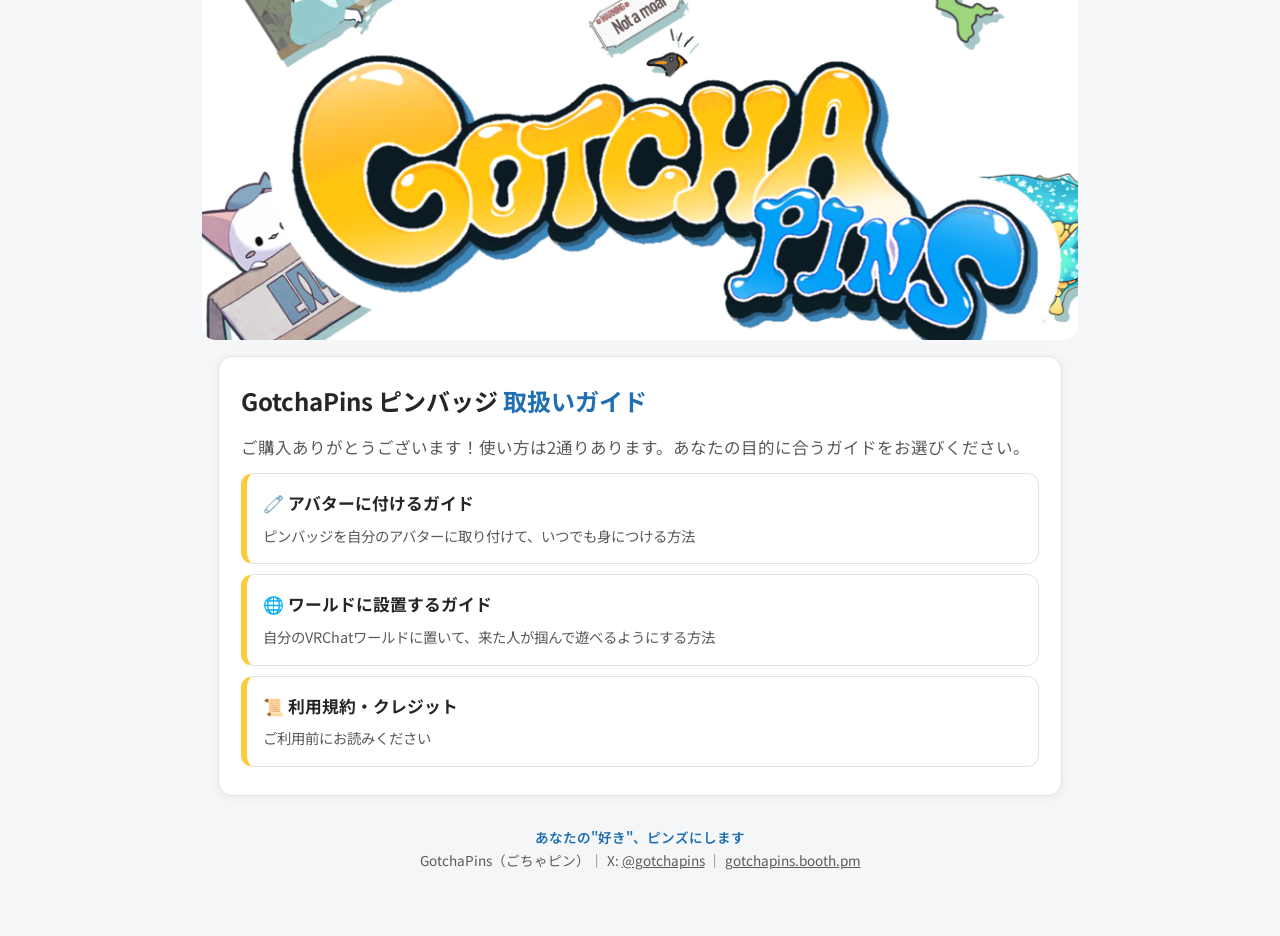
<file: index.html>
<!DOCTYPE html>
<html lang="ja">
<head>
<meta charset="UTF-8">
<meta name="viewport" content="width=device-width,initial-scale=1">
<title>GotchaPins ピンバッジ｜取扱いガイド</title>
<link rel="stylesheet" href="assets/style.css">
</head>
<body>
<div class="wrap">
<header class="bn"><img src="assets/banner.png" alt="GotchaPins"></header>
<div class="card-page">
  <h1>GotchaPins ピンバッジ <span class="em">取扱いガイド</span></h1>
  <p class="lead">ご購入ありがとうございます！使い方は2通りあります。あなたの目的に合うガイドをお選びください。</p>
  <div class="menu">
    <a href="avatar/index.html"><div class="t">🧷 アバターに付けるガイド</div><div class="d">ピンバッジを自分のアバターに取り付けて、いつでも身につける方法</div></a>
    <a href="world/index.html"><div class="t">🌐 ワールドに設置するガイド</div><div class="d">自分のVRChatワールドに置いて、来た人が掴んで遊べるようにする方法</div></a>
    <a href="terms.html"><div class="t">📜 利用規約・クレジット</div><div class="d">ご利用前にお読みください</div></a>
  </div>
</div>
<footer>
<div class="tag">あなたの&quot;好き&quot;、ピンズにします</div>
GotchaPins（ごちゃピン）｜ X: <a href="https://x.com/gotchapins">@gotchapins</a> ｜ <a href="https://gotchapins.booth.pm">gotchapins.booth.pm</a>
</footer>
</div>
</body>
</html>
</file>
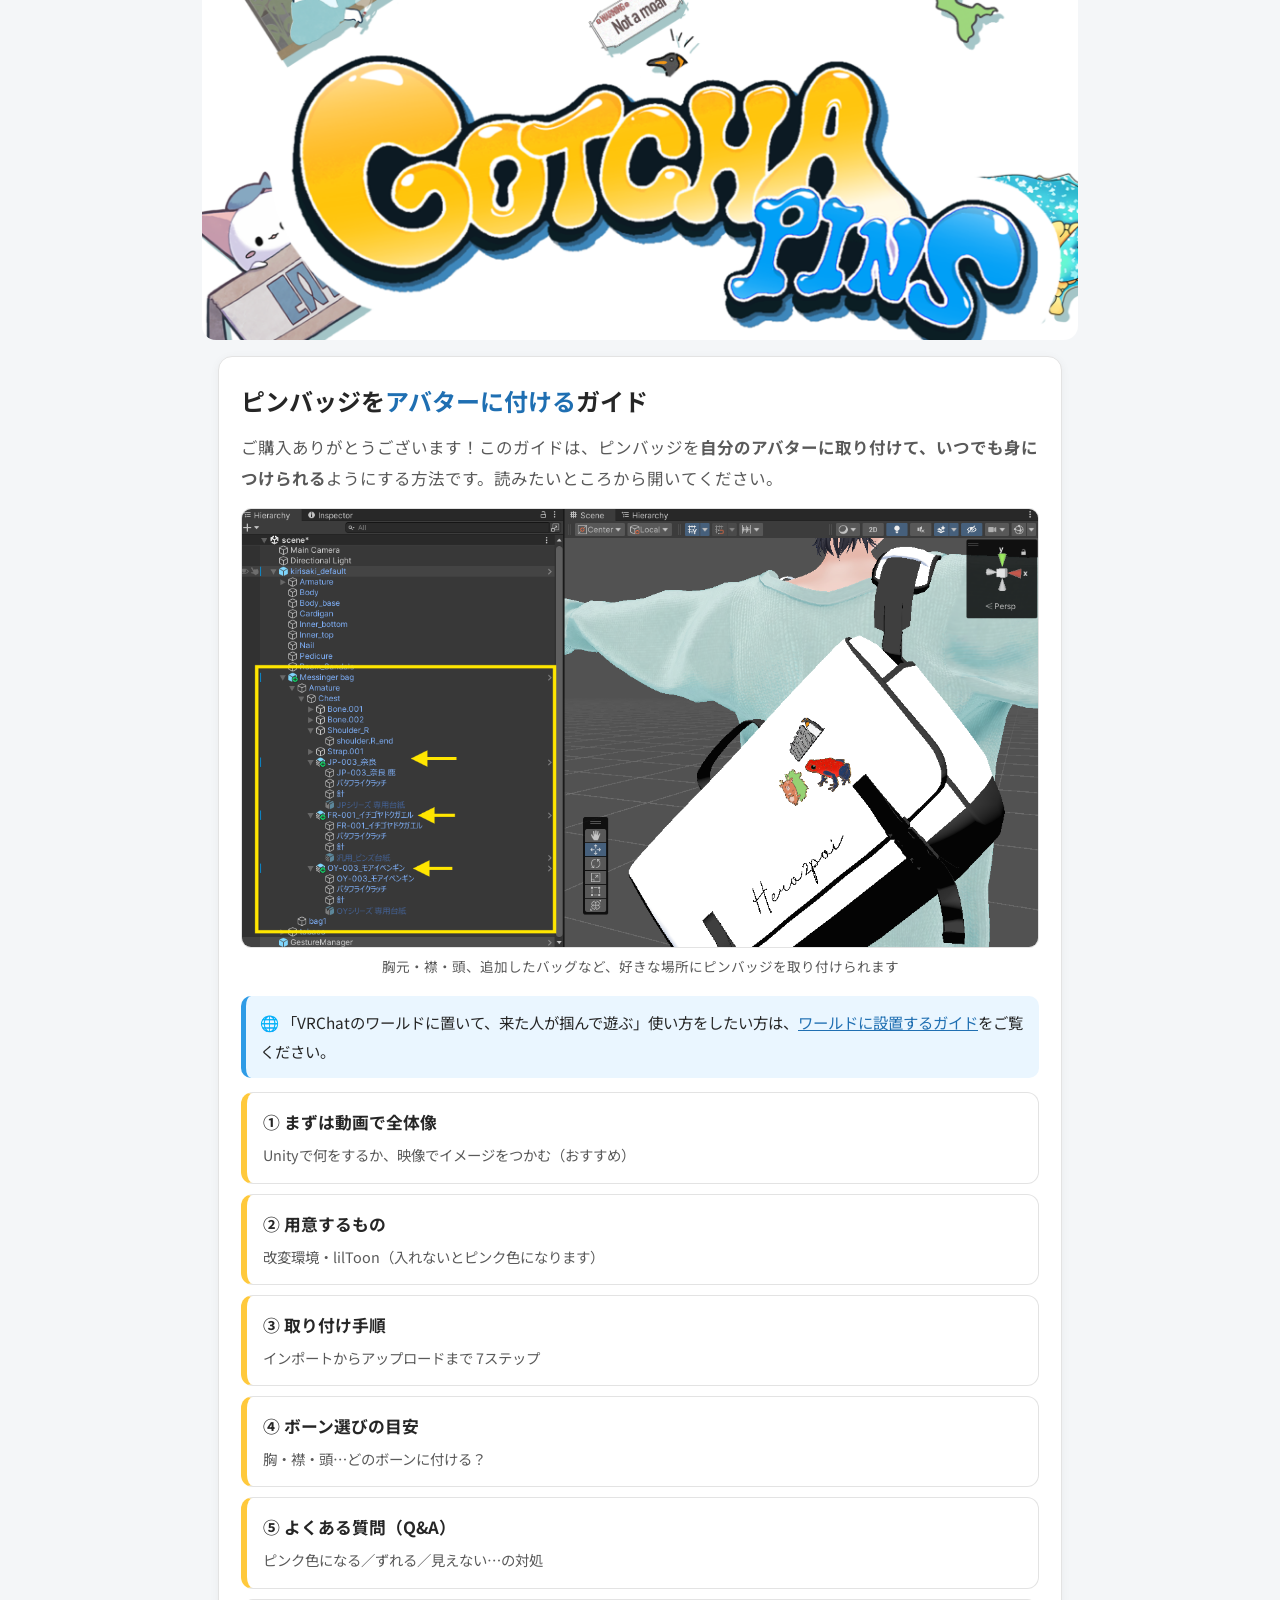
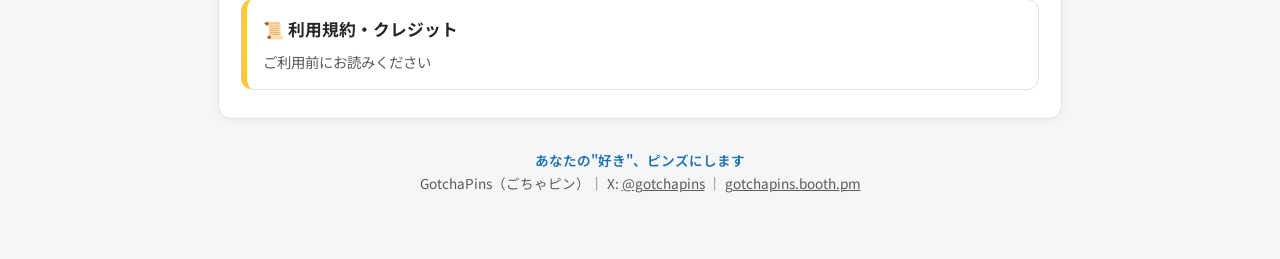
<file: avatar/index.html>
<!DOCTYPE html>
<html lang="ja">
<head>
<meta charset="UTF-8">
<meta name="viewport" content="width=device-width,initial-scale=1">
<title>アバターに付ける方法｜GotchaPins ピンバッジ</title>
<link rel="stylesheet" href="../assets/style.css">
</head>
<body>
<div class="wrap">
<header class="bn"><a href="index.html"><img src="../assets/banner.png" alt="GotchaPins"></a></header>
<div class="card-page">
  <h1>ピンバッジを<span class="em">アバターに付ける</span>ガイド</h1>
  <p class="lead">ご購入ありがとうございます！このガイドは、ピンバッジを<b>自分のアバターに取り付けて、いつでも身につけられる</b>ようにする方法です。読みたいところから開いてください。</p>

  <img class="fig" src="../assets/shots/bone-bag-armature.png" alt="アバターやバッグなどにピンバッジを取り付けた例">
  <span class="cap">胸元・襟・頭、追加したバッグなど、好きな場所にピンバッジを取り付けられます</span>

  <div class="tip">🌐 「VRChatのワールドに置いて、来た人が掴んで遊ぶ」使い方をしたい方は、<a href="../world/index.html">ワールドに設置するガイド</a>をご覧ください。</div>

  <div class="menu">
    <a href="01_intro.html"><div class="t">① まずは動画で全体像</div><div class="d">Unityで何をするか、映像でイメージをつかむ（おすすめ）</div></a>
    <a href="02_prepare.html"><div class="t">② 用意するもの</div><div class="d">改変環境・lilToon（入れないとピンク色になります）</div></a>
    <a href="03_install.html"><div class="t">③ 取り付け手順</div><div class="d">インポートからアップロードまで 7ステップ</div></a>
    <a href="04_bone.html"><div class="t">④ ボーン選びの目安</div><div class="d">胸・襟・頭…どのボーンに付ける？</div></a>
    <a href="05_qa.html"><div class="t">⑤ よくある質問（Q&amp;A）</div><div class="d">ピンク色になる／ずれる／見えない…の対処</div></a>
    <a href="../terms.html"><div class="t">📜 利用規約・クレジット</div><div class="d">ご利用前にお読みください</div></a>
  </div>
</div>
<footer>
<div class="tag">あなたの&quot;好き&quot;、ピンズにします</div>
GotchaPins（ごちゃピン）｜ X: <a href="https://x.com/gotchapins">@gotchapins</a> ｜ <a href="https://gotchapins.booth.pm">gotchapins.booth.pm</a>
</footer>
</div>
</body>
</html>
</file>
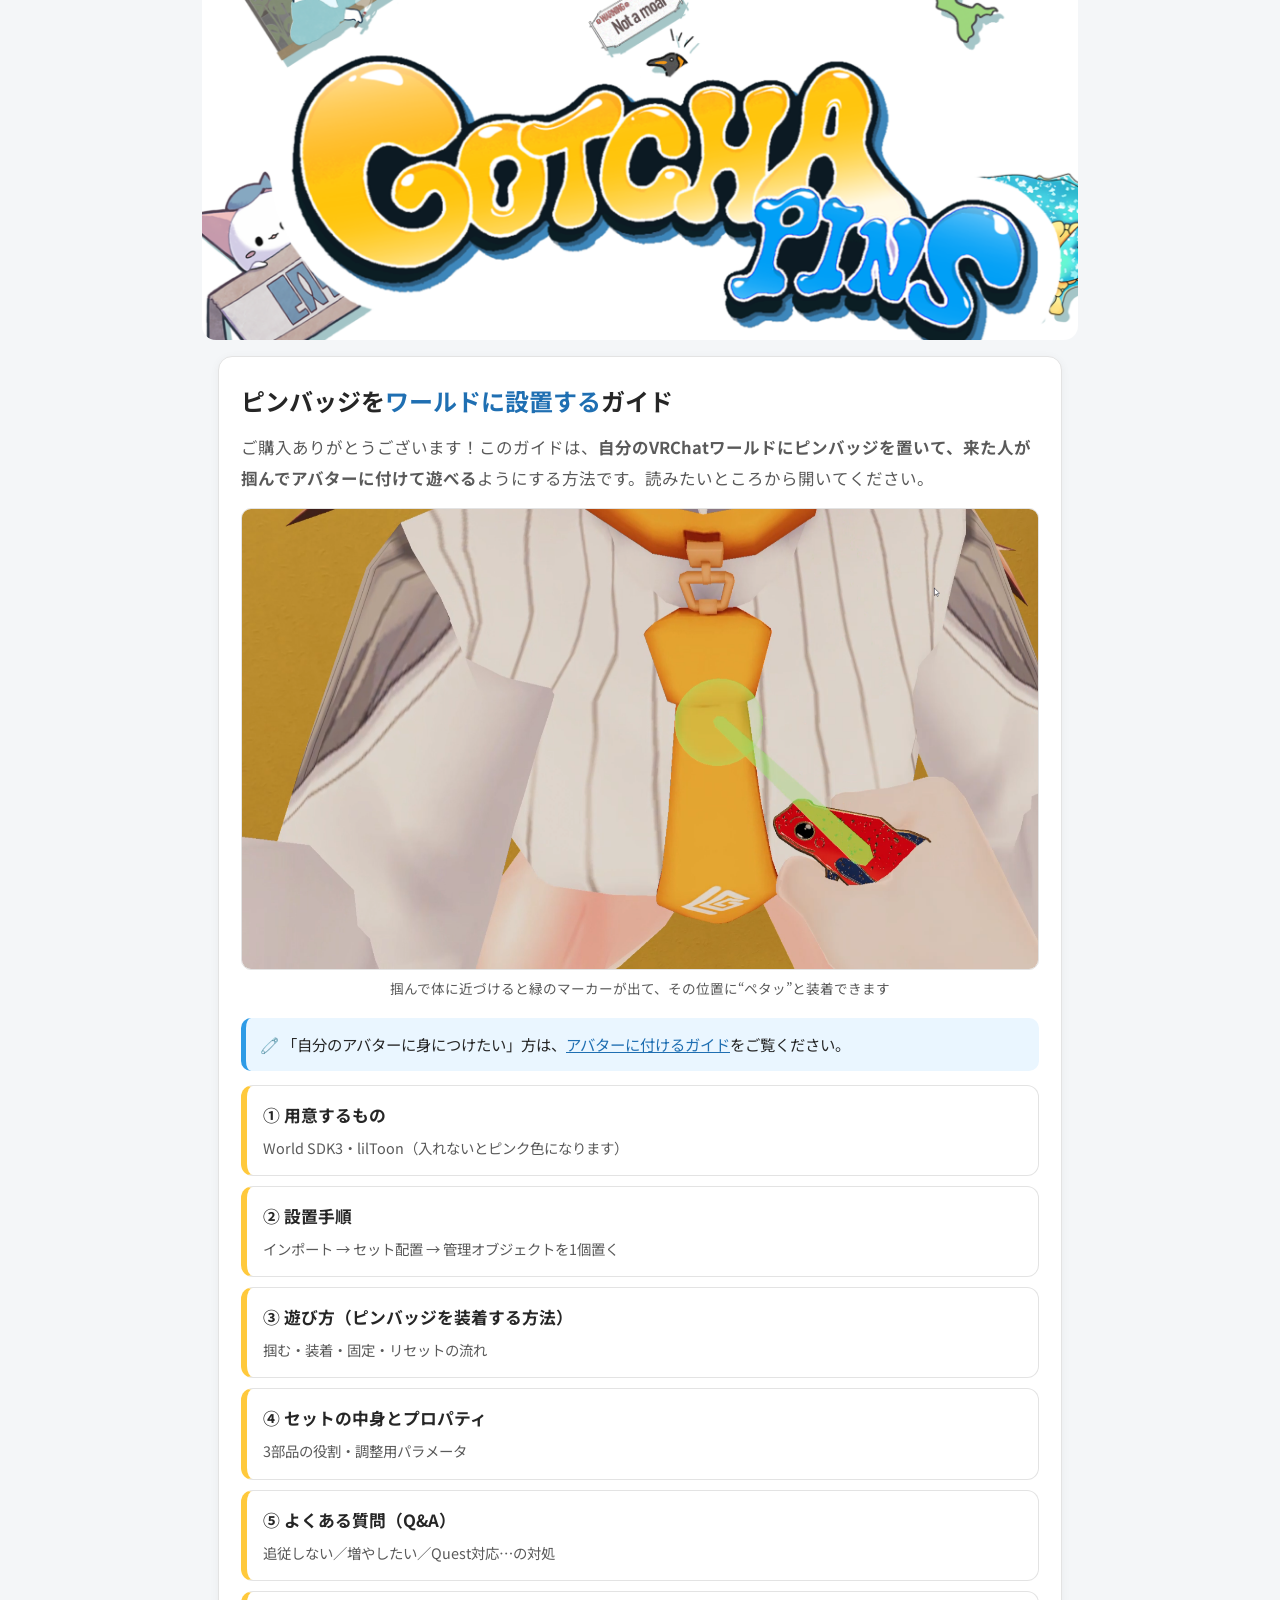
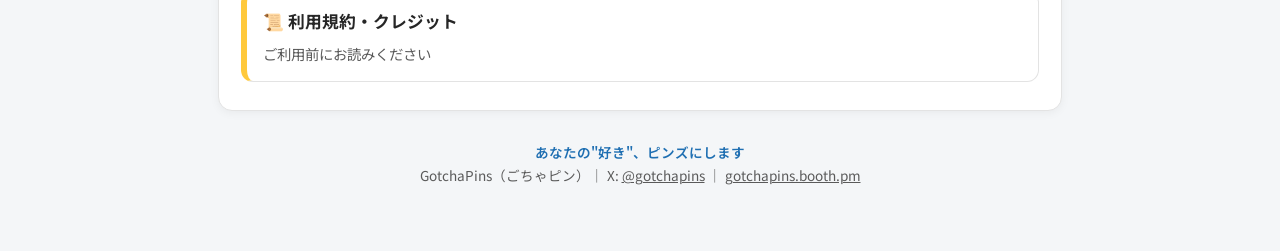
<file: world/index.html>
<!DOCTYPE html>
<html lang="ja">
<head>
<meta charset="UTF-8">
<meta name="viewport" content="width=device-width,initial-scale=1">
<title>ワールドに設置する方法｜GotchaPins ピンバッジ</title>
<link rel="stylesheet" href="../assets/style.css">
</head>
<body>
<div class="wrap">
<header class="bn"><a href="index.html"><img src="../assets/banner.png" alt="GotchaPins"></a></header>
<div class="card-page">
  <h1>ピンバッジを<span class="em">ワールドに設置する</span>ガイド</h1>
  <p class="lead">ご購入ありがとうございます！このガイドは、<b>自分のVRChatワールドにピンバッジを置いて、来た人が掴んでアバターに付けて遊べる</b>ようにする方法です。読みたいところから開いてください。</p>

  <img class="fig" src="../assets/shots/play-01-marker.png" alt="ピンバッジを掴んで体に近づけると緑のマーカーが出て、その位置に装着できる">
  <span class="cap">掴んで体に近づけると緑のマーカーが出て、その位置に“ペタッ”と装着できます</span>

  <div class="tip">🧷 「自分のアバターに身につけたい」方は、<a href="../avatar/index.html">アバターに付けるガイド</a>をご覧ください。</div>

  <div class="menu">
    <a href="01_prepare.html"><div class="t">① 用意するもの</div><div class="d">World SDK3・lilToon（入れないとピンク色になります）</div></a>
    <a href="02_setup.html"><div class="t">② 設置手順</div><div class="d">インポート → セット配置 → 管理オブジェクトを1個置く</div></a>
    <a href="03_play.html"><div class="t">③ 遊び方（ピンバッジを装着する方法）</div><div class="d">掴む・装着・固定・リセットの流れ</div></a>
    <a href="04_parts.html"><div class="t">④ セットの中身とプロパティ</div><div class="d">3部品の役割・調整用パラメータ</div></a>
    <a href="05_qa.html"><div class="t">⑤ よくある質問（Q&amp;A）</div><div class="d">追従しない／増やしたい／Quest対応…の対処</div></a>
    <a href="../terms.html"><div class="t">📜 利用規約・クレジット</div><div class="d">ご利用前にお読みください</div></a>
  </div>
</div>
<footer>
<div class="tag">あなたの&quot;好き&quot;、ピンズにします</div>
GotchaPins（ごちゃピン）｜ X: <a href="https://x.com/gotchapins">@gotchapins</a> ｜ <a href="https://gotchapins.booth.pm">gotchapins.booth.pm</a>
</footer>
</div>
</body>
</html>
</file>
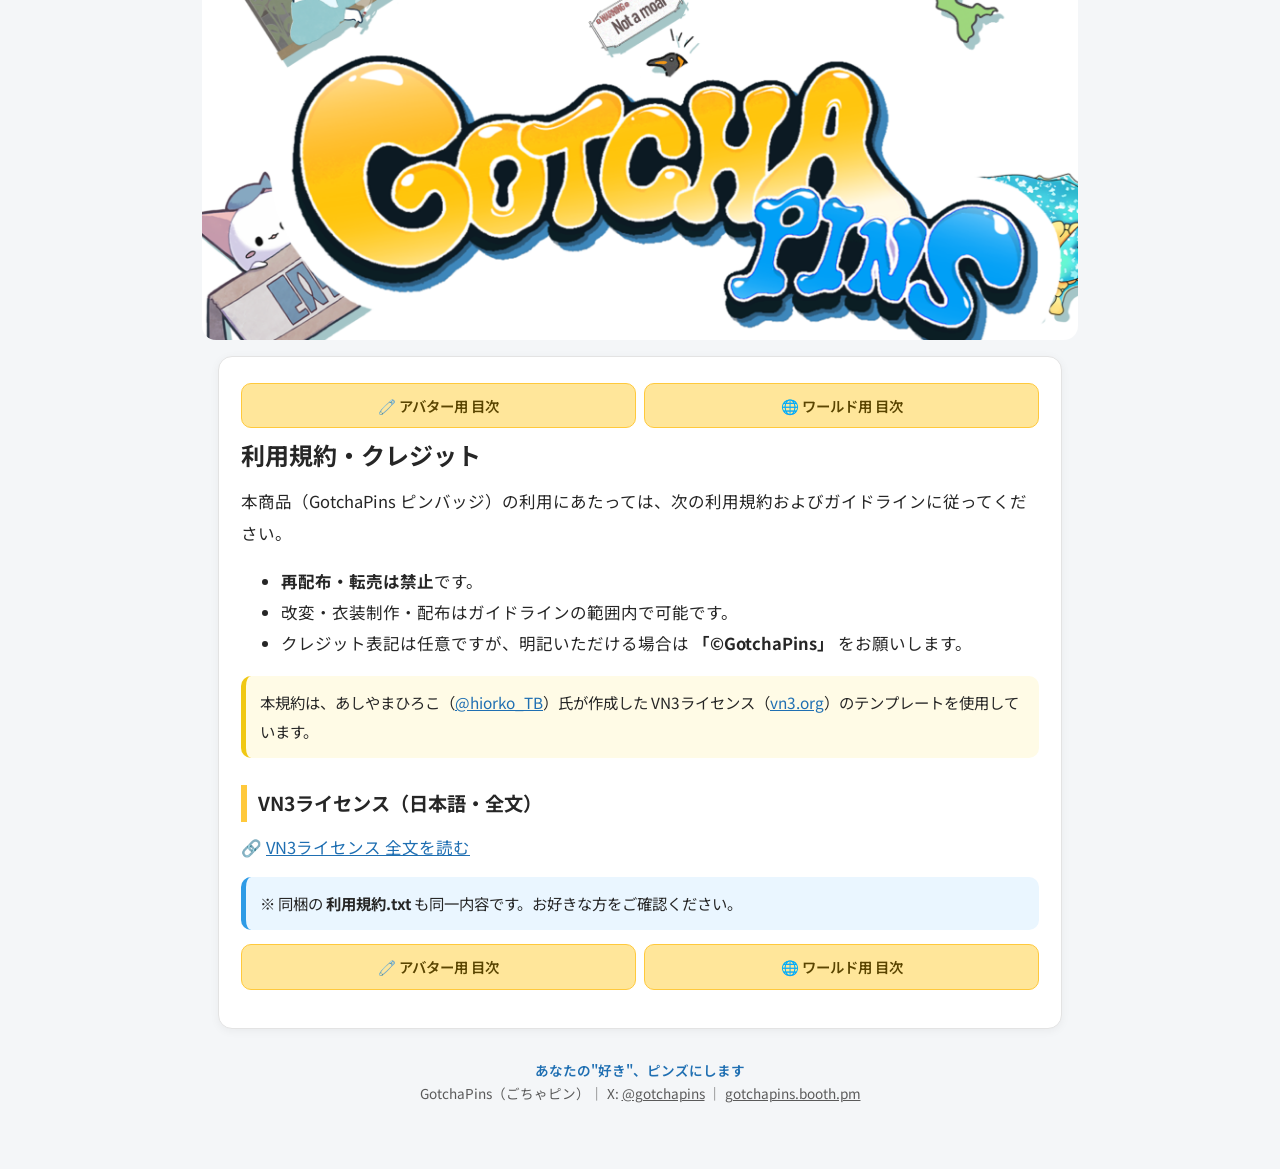
<file: terms.html>
<!DOCTYPE html>
<html lang="ja">
<head>
<meta charset="UTF-8">
<meta name="viewport" content="width=device-width,initial-scale=1">
<title>利用規約・クレジット｜GotchaPins ピンバッジ</title>
<link rel="stylesheet" href="assets/style.css">
</head>
<body>
<div class="wrap">
<header class="bn"><a href="index.html"><img src="assets/banner.png" alt="GotchaPins"></a></header>
<div class="card-page">
  <nav class="nav"><a class="home" href="avatar/index.html">🧷 アバター用 目次</a><a class="home" href="world/index.html">🌐 ワールド用 目次</a></nav>
  <h1>利用規約・クレジット</h1>
  <p>本商品（GotchaPins ピンバッジ）の利用にあたっては、次の利用規約およびガイドラインに従ってください。</p>

  <ul>
    <li><b>再配布・転売は禁止</b>です。</li>
    <li>改変・衣装制作・配布はガイドラインの範囲内で可能です。</li>
    <li>クレジット表記は任意ですが、明記いただける場合は <b>「&copy;GotchaPins」</b> をお願いします。</li>
  </ul>

  <div class="note">本規約は、あしやまひろこ（<a href="https://x.com/hiorko_TB" target="_blank" rel="noopener">@hiorko_TB</a>）氏が作成した VN3ライセンス（<a href="https://www.vn3.org/" target="_blank" rel="noopener">vn3.org</a>）のテンプレートを使用しています。</div>

  <h2>VN3ライセンス（日本語・全文）</h2>
  <p>🔗 <a href="https://drive.google.com/file/d/1lpVcF-_2AP_i6158xdWu0oA3HJptR0RO/view?usp=drive_link" target="_blank" rel="noopener">VN3ライセンス 全文を読む</a></p>

  <div class="tip">※ 同梱の <b>利用規約.txt</b> も同一内容です。お好きな方をご確認ください。</div>

  <nav class="nav"><a class="home" href="avatar/index.html">🧷 アバター用 目次</a><a class="home" href="world/index.html">🌐 ワールド用 目次</a></nav>
</div>
<footer>
<div class="tag">あなたの&quot;好き&quot;、ピンズにします</div>
GotchaPins（ごちゃピン）｜ X: <a href="https://x.com/gotchapins">@gotchapins</a> ｜ <a href="https://gotchapins.booth.pm">gotchapins.booth.pm</a>
</footer>
</div>
</body>
</html>
</file>
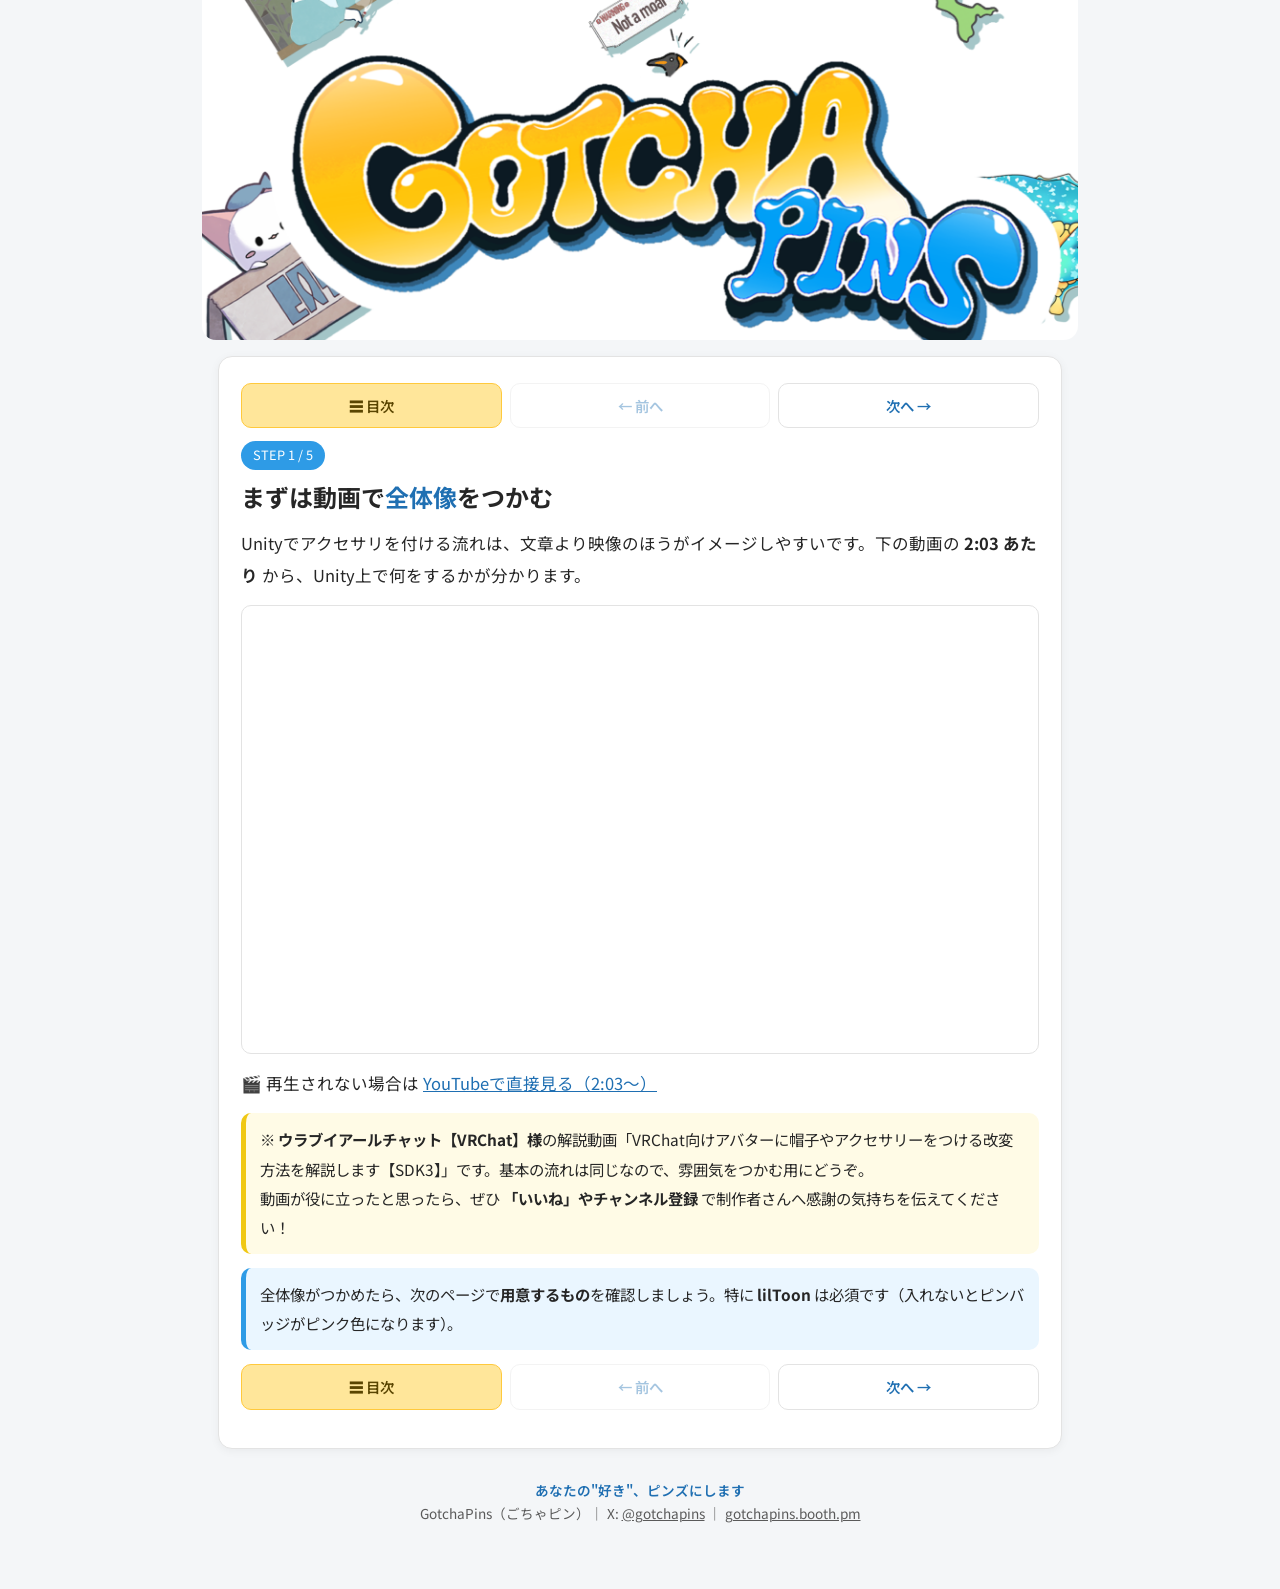
<file: avatar/01_intro.html>
<!DOCTYPE html>
<html lang="ja">
<head>
<meta charset="UTF-8">
<meta name="viewport" content="width=device-width,initial-scale=1">
<title>① まずは動画で全体像｜アバター改変ガイド</title>
<link rel="stylesheet" href="../assets/style.css">
</head>
<body>
<div class="wrap">
<header class="bn"><a href="index.html"><img src="../assets/banner.png" alt="GotchaPins"></a></header>
<div class="card-page">
  <nav class="nav"><a class="home" href="index.html">☰ 目次</a><a class="disabled">← 前へ</a><a href="02_prepare.html">次へ →</a></nav>
  <span class="step-no">STEP 1 / 5</span>
  <h1>まずは動画で<span class="em">全体像</span>をつかむ</h1>

  <p>Unityでアクセサリを付ける流れは、文章より映像のほうがイメージしやすいです。下の動画の <b>2:03 あたり</b> から、Unity上で何をするかが分かります。</p>

  <div class="video"><iframe src="https://www.youtube.com/embed/zsyhb9d3PHo?start=123" title="VRChat向けアバターに帽子やアクセサリーをつける改変方法を解説します【SDK3】" allow="accelerometer; autoplay; clipboard-write; encrypted-media; gyroscope; picture-in-picture; web-share" referrerpolicy="strict-origin-when-cross-origin" allowfullscreen></iframe></div>

  <p>🎬 再生されない場合は <a href="https://youtu.be/zsyhb9d3PHo?si=7NNA2eCD2_gMJENU&amp;t=123" target="_blank" rel="noopener">YouTubeで直接見る（2:03〜）</a></p>

  <div class="note">※ <b>ウラブイアールチャット【VRChat】様</b>の解説動画「VRChat向けアバターに帽子やアクセサリーをつける改変方法を解説します【SDK3】」です。基本の流れは同じなので、雰囲気をつかむ用にどうぞ。<br>動画が役に立ったと思ったら、ぜひ <b>「いいね」やチャンネル登録</b> で制作者さんへ感謝の気持ちを伝えてください！</div>

  <div class="tip">全体像がつかめたら、次のページで<b>用意するもの</b>を確認しましょう。特に <b>lilToon</b> は必須です（入れないとピンバッジがピンク色になります）。</div>

  <nav class="nav"><a class="home" href="index.html">☰ 目次</a><a class="disabled">← 前へ</a><a href="02_prepare.html">次へ →</a></nav>
</div>
<footer>
<div class="tag">あなたの&quot;好き&quot;、ピンズにします</div>
GotchaPins（ごちゃピン）｜ X: <a href="https://x.com/gotchapins">@gotchapins</a> ｜ <a href="https://gotchapins.booth.pm">gotchapins.booth.pm</a>
</footer>
</div>
</body>
</html>
</file>
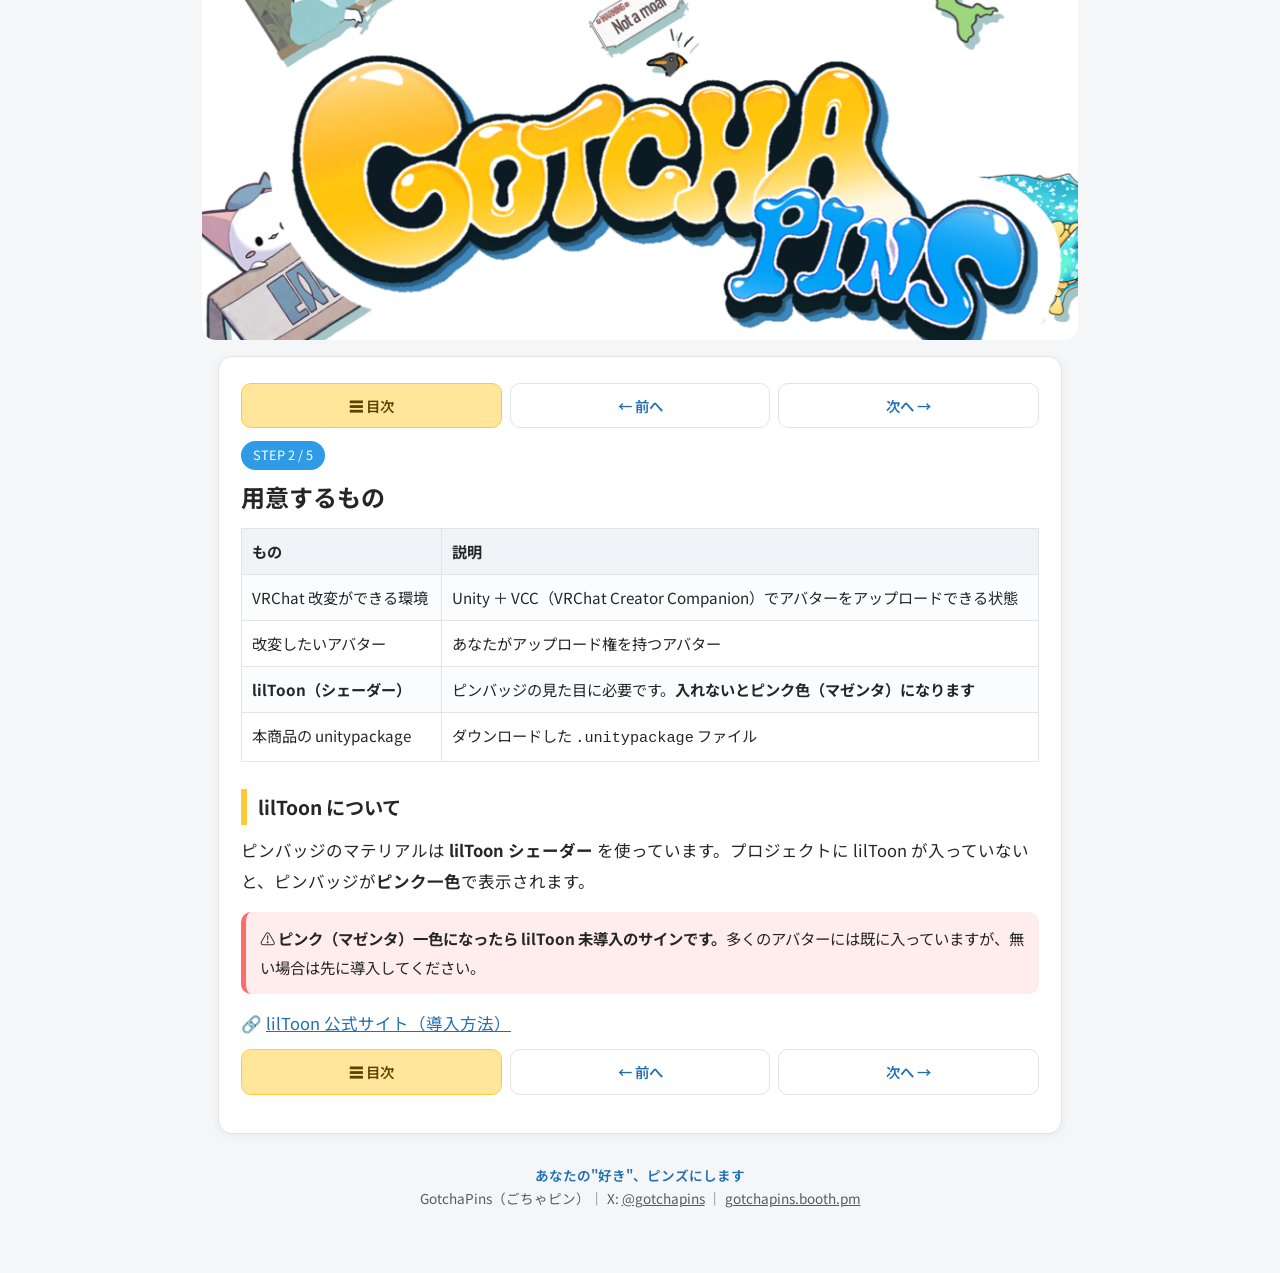
<file: avatar/02_prepare.html>
<!DOCTYPE html>
<html lang="ja">
<head>
<meta charset="UTF-8">
<meta name="viewport" content="width=device-width,initial-scale=1">
<title>② 用意するもの｜アバター改変ガイド</title>
<link rel="stylesheet" href="../assets/style.css">
</head>
<body>
<div class="wrap">
<header class="bn"><a href="index.html"><img src="../assets/banner.png" alt="GotchaPins"></a></header>
<div class="card-page">
  <nav class="nav"><a class="home" href="index.html">☰ 目次</a><a href="01_intro.html">← 前へ</a><a href="03_install.html">次へ →</a></nav>
  <span class="step-no">STEP 2 / 5</span>
  <h1>用意するもの</h1>

  <table>
    <tr><th>もの</th><th>説明</th></tr>
    <tr><td>VRChat 改変ができる環境</td><td>Unity ＋ VCC（VRChat Creator Companion）でアバターをアップロードできる状態</td></tr>
    <tr><td>改変したいアバター</td><td>あなたがアップロード権を持つアバター</td></tr>
    <tr><td><b>lilToon（シェーダー）</b></td><td>ピンバッジの見た目に必要です。<b>入れないとピンク色（マゼンタ）になります</b></td></tr>
    <tr><td>本商品の unitypackage</td><td>ダウンロードした <code>.unitypackage</code> ファイル</td></tr>
  </table>

  <h2>lilToon について</h2>
  <p>ピンバッジのマテリアルは <b>lilToon シェーダー</b> を使っています。プロジェクトに lilToon が入っていないと、ピンバッジが<b>ピンク一色</b>で表示されます。</p>
  <div class="warn">⚠️ <b>ピンク（マゼンタ）一色になったら lilToon 未導入のサインです。</b>多くのアバターには既に入っていますが、無い場合は先に導入してください。</div>
  <p>🔗 <a href="https://lilxyzw.github.io/lilToon/ja_JP/" target="_blank" rel="noopener">lilToon 公式サイト（導入方法）</a></p>

  <nav class="nav"><a class="home" href="index.html">☰ 目次</a><a href="01_intro.html">← 前へ</a><a href="03_install.html">次へ →</a></nav>
</div>
<footer>
<div class="tag">あなたの&quot;好き&quot;、ピンズにします</div>
GotchaPins（ごちゃピン）｜ X: <a href="https://x.com/gotchapins">@gotchapins</a> ｜ <a href="https://gotchapins.booth.pm">gotchapins.booth.pm</a>
</footer>
</div>
</body>
</html>
</file>
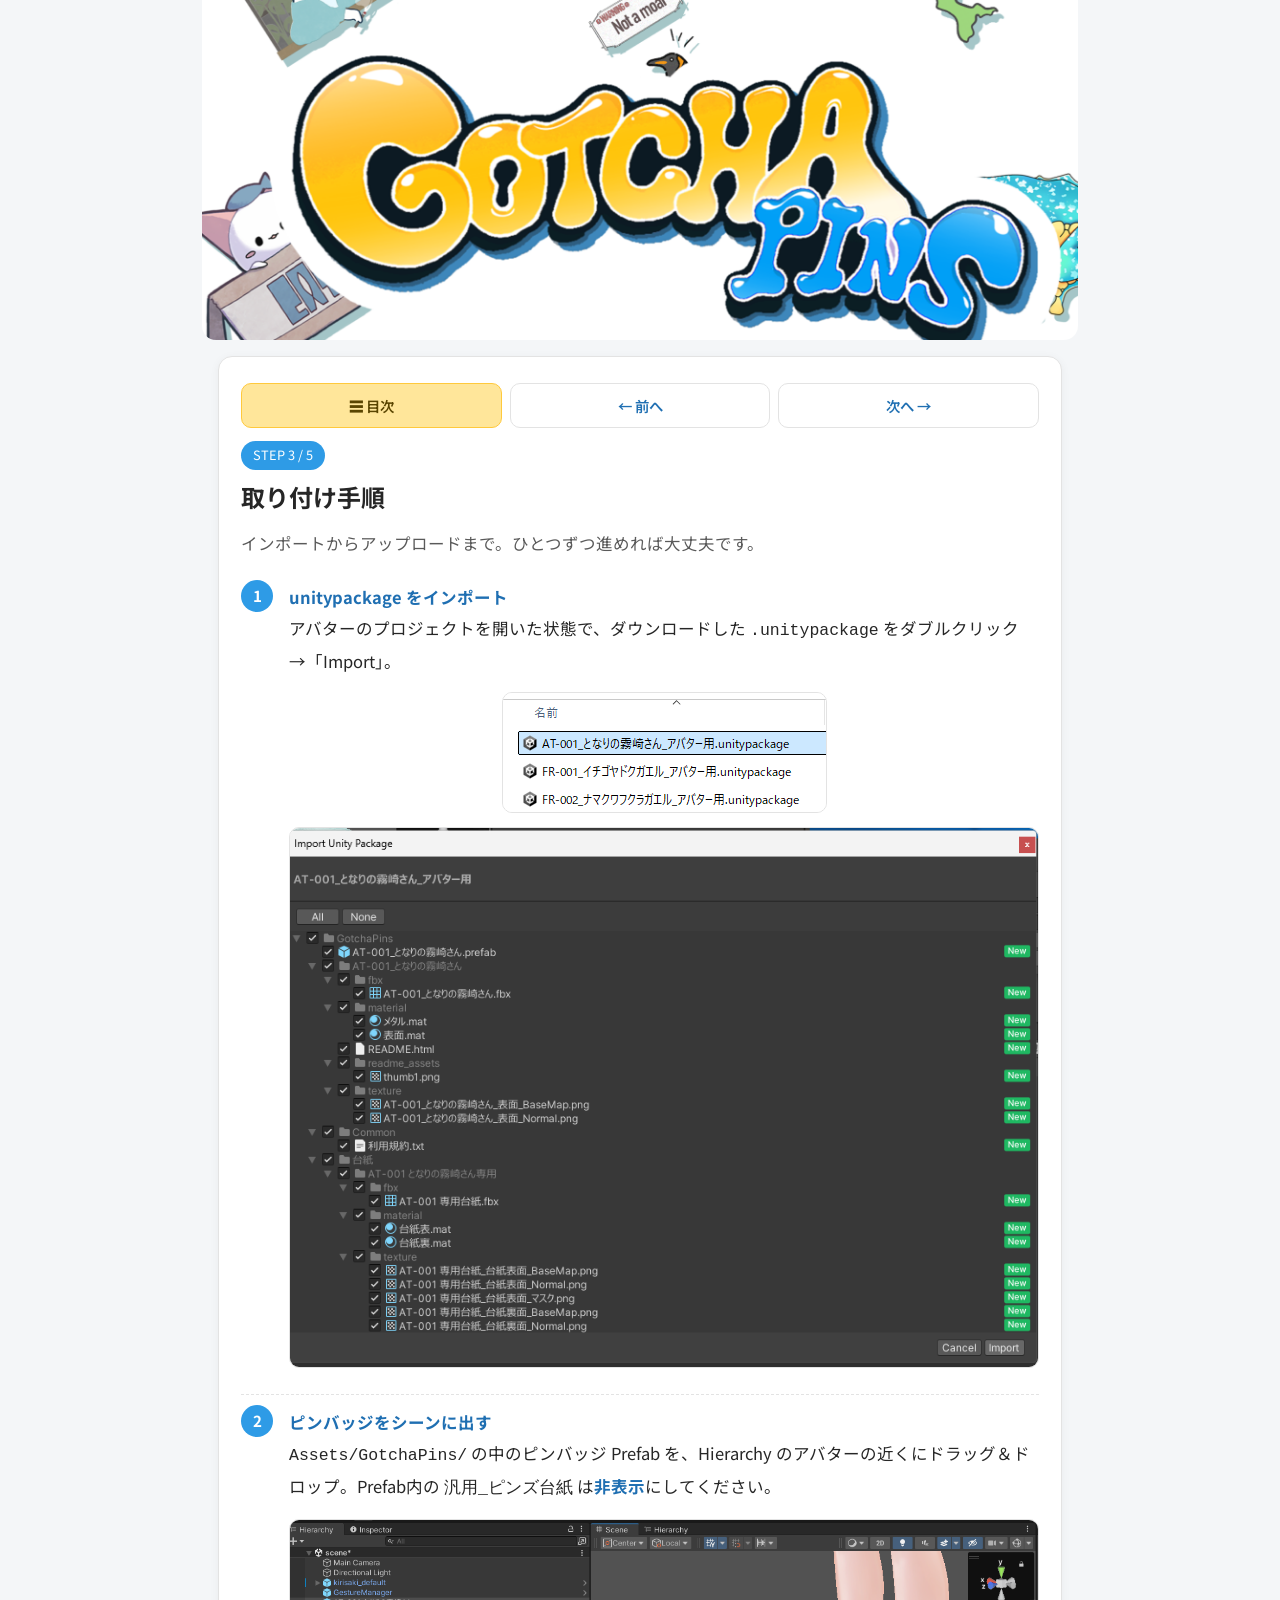
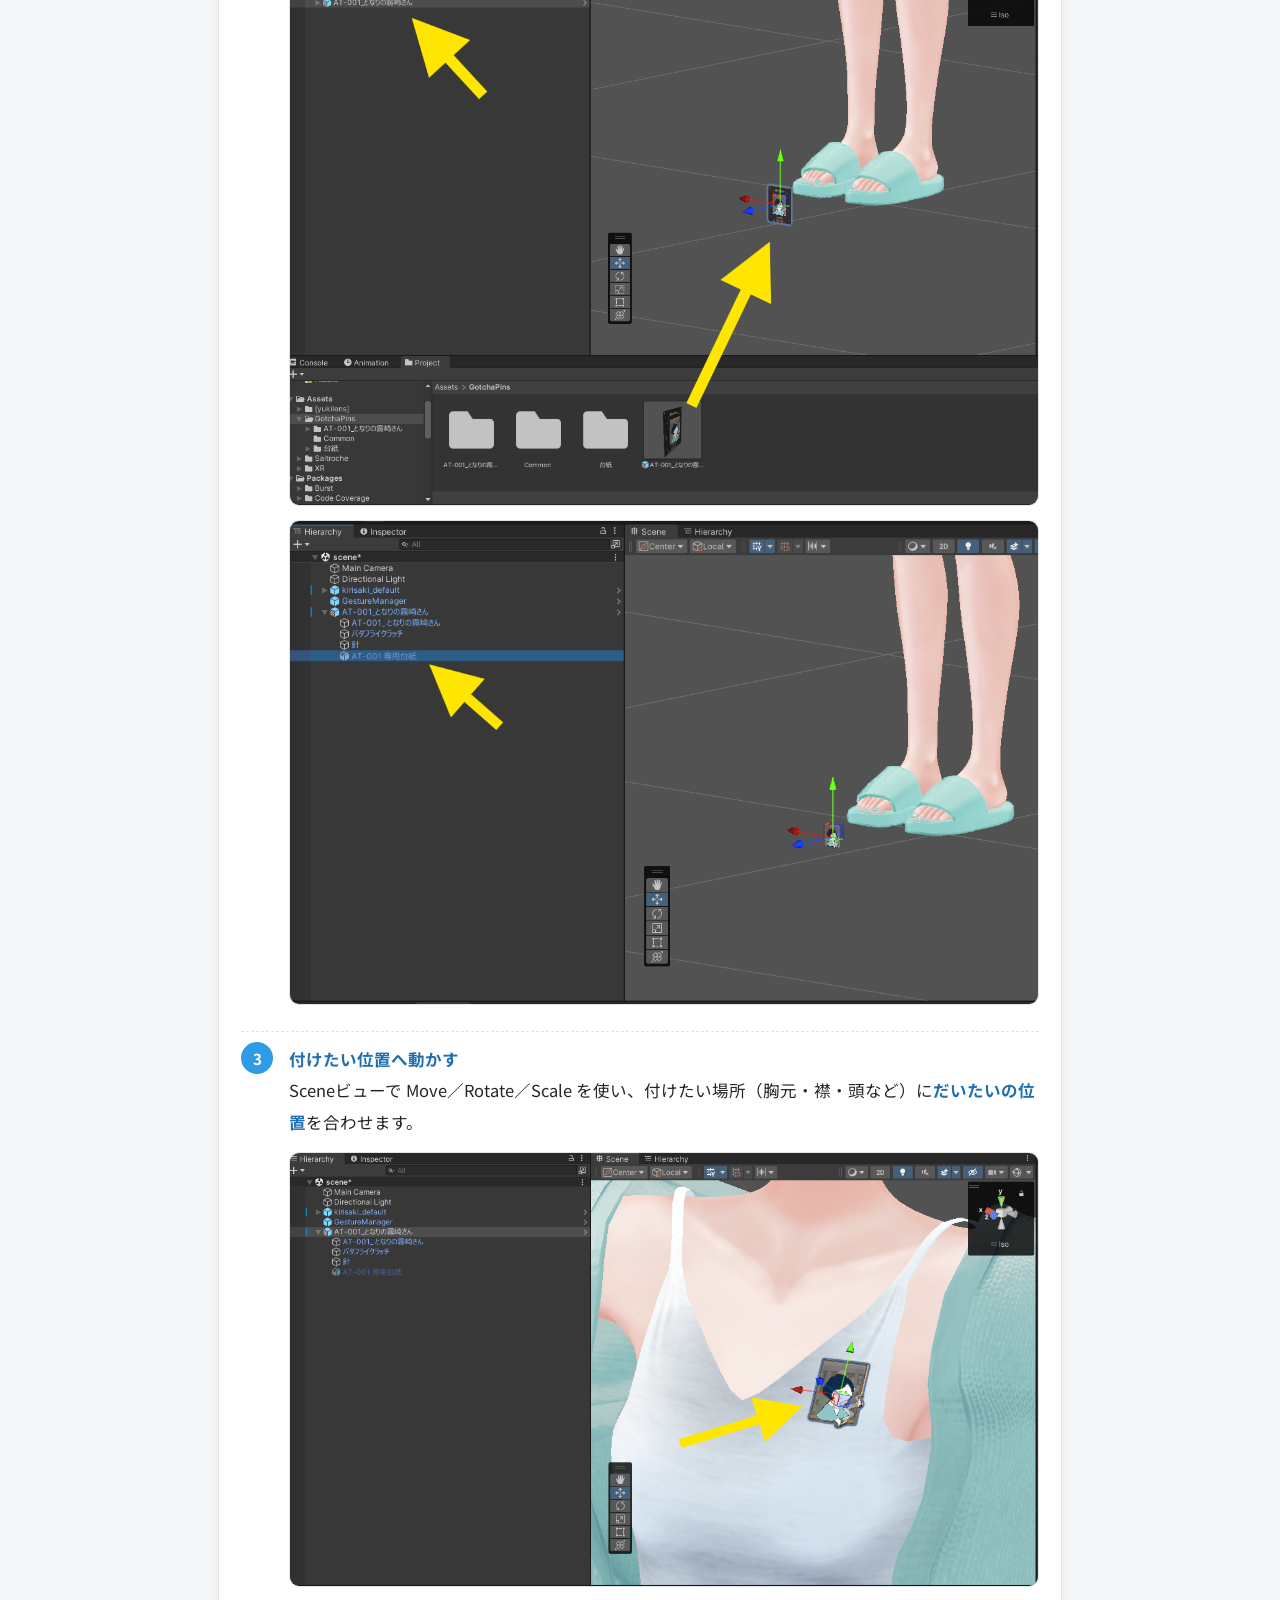
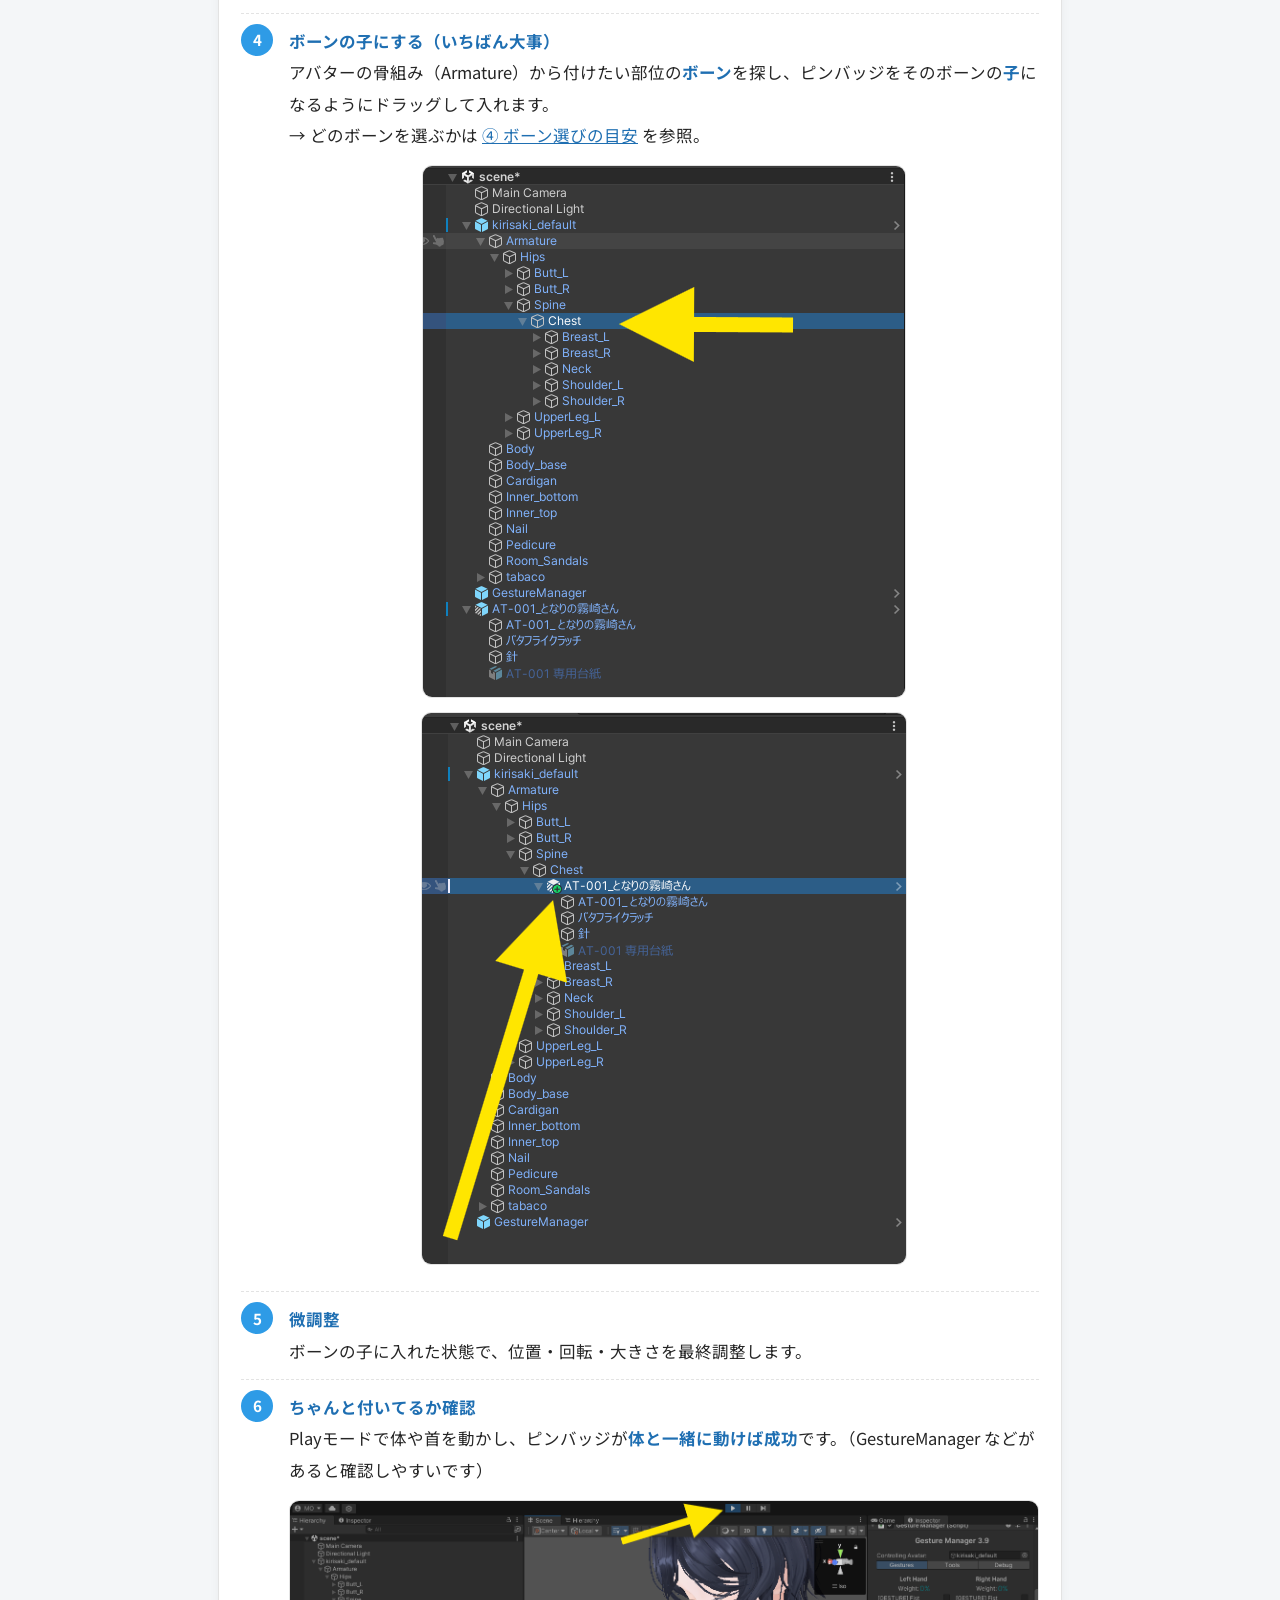
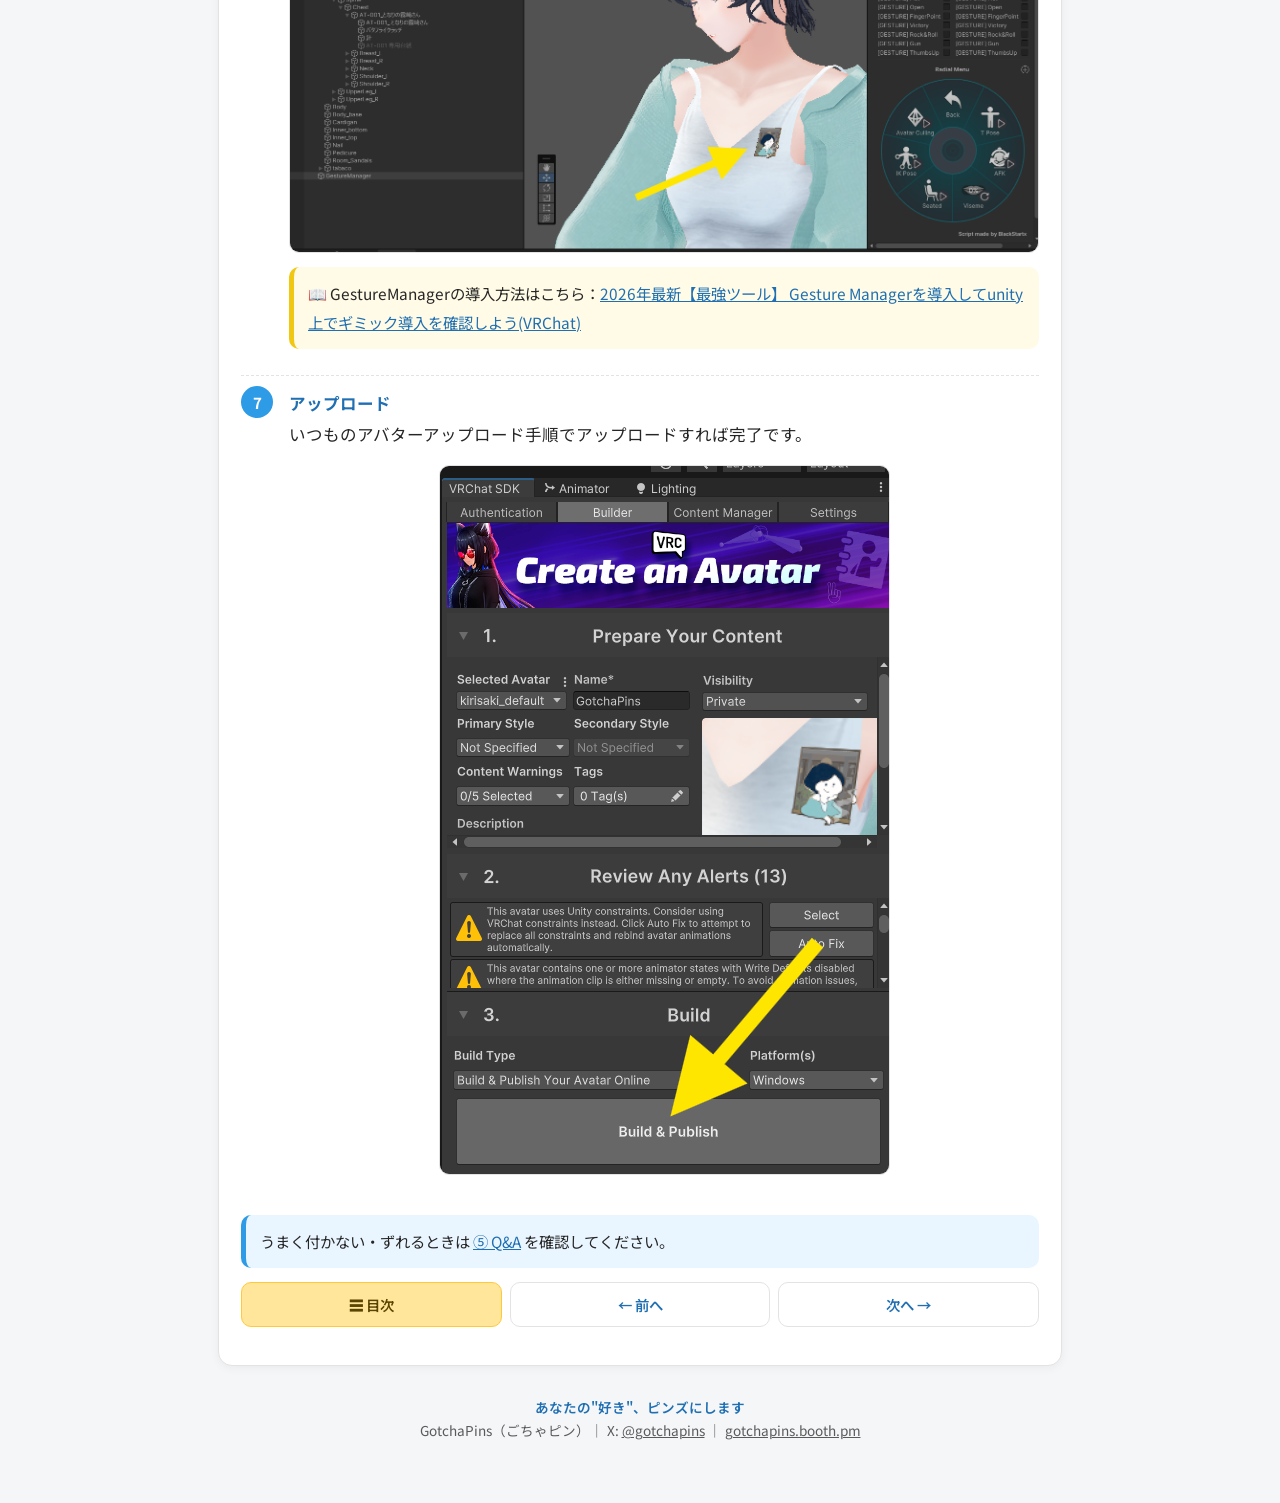
<file: avatar/03_install.html>
<!DOCTYPE html>
<html lang="ja">
<head>
<meta charset="UTF-8">
<meta name="viewport" content="width=device-width,initial-scale=1">
<title>③ 取り付け手順｜アバター改変ガイド</title>
<link rel="stylesheet" href="../assets/style.css">
</head>
<body>
<div class="wrap">
<header class="bn"><a href="index.html"><img src="../assets/banner.png" alt="GotchaPins"></a></header>
<div class="card-page">
  <nav class="nav"><a class="home" href="index.html">☰ 目次</a><a href="02_prepare.html">← 前へ</a><a href="04_bone.html">次へ →</a></nav>
  <span class="step-no">STEP 3 / 5</span>
  <h1>取り付け手順</h1>
  <p class="lead">インポートからアップロードまで。ひとつずつ進めれば大丈夫です。</p>

  <ol class="steps">
    <li><b>unitypackage をインポート</b><br>アバターのプロジェクトを開いた状態で、ダウンロードした <code>.unitypackage</code> をダブルクリック →「Import」。
      <img class="fig" src="../assets/shots/install-01-import-1.png" alt="unitypackageをダブルクリック">
      <img class="fig" src="../assets/shots/install-01-import-2.png" alt="Importウィンドウでインポート">
    </li>
    <li><b>ピンバッジをシーンに出す</b><br><code>Assets/GotchaPins/</code> の中のピンバッジ Prefab を、Hierarchy のアバターの近くにドラッグ＆ドロップ。Prefab内の <code>汎用_ピンズ台紙</code> は<b>非表示</b>にしてください。
      <img class="fig" src="../assets/shots/install-02-place-1.png" alt="Prefabをシーンにドラッグ＆ドロップ">
      <img class="fig" src="../assets/shots/install-02-place-2.png" alt="台紙を非表示にする">
    </li>
    <li><b>付けたい位置へ動かす</b><br>Sceneビューで Move／Rotate／Scale を使い、付けたい場所（胸元・襟・頭など）に<b>だいたいの位置</b>を合わせます。
      <img class="fig" src="../assets/shots/install-03-move.png" alt="付けたい位置へ動かす">
    </li>
    <li><b>ボーンの子にする（いちばん大事）</b><br>アバターの骨組み（Armature）から付けたい部位の<b>ボーン</b>を探し、ピンバッジをそのボーンの<b>子</b>になるようにドラッグして入れます。<br>→ どのボーンを選ぶかは <a href="04_bone.html">④ ボーン選びの目安</a> を参照。
      <img class="fig" src="../assets/shots/install-04-bone-1.png" alt="ボーンを探す">
      <img class="fig" src="../assets/shots/install-04-bone-2.png" alt="ボーンの子になるようドラッグして入れる">
    </li>
    <li><b>微調整</b><br>ボーンの子に入れた状態で、位置・回転・大きさを最終調整します。</li>
    <li><b>ちゃんと付いてるか確認</b><br>Playモードで体や首を動かし、ピンバッジが<b>体と一緒に動けば成功</b>です。（GestureManager などがあると確認しやすいです）
      <img class="fig" src="../assets/shots/install-06-check.png" alt="Playモードで追従を確認">
      <div class="note">📖 GestureManagerの導入方法はこちら：<a href="https://vrnavi.jp/gesture-manager-dounyuu/" target="_blank" rel="noopener">2026年最新【最強ツール】 Gesture Managerを導入してunity上でギミック導入を確認しよう(VRChat)</a></div>
    </li>
    <li><b>アップロード</b><br>いつものアバターアップロード手順でアップロードすれば完了です。
      <img class="fig" src="../assets/shots/install-07-upload.png" alt="アバターをアップロード">
    </li>
  </ol>

  <div class="tip">うまく付かない・ずれるときは <a href="05_qa.html">⑤ Q&amp;A</a> を確認してください。</div>

  <nav class="nav"><a class="home" href="index.html">☰ 目次</a><a href="02_prepare.html">← 前へ</a><a href="04_bone.html">次へ →</a></nav>
</div>
<footer>
<div class="tag">あなたの&quot;好き&quot;、ピンズにします</div>
GotchaPins（ごちゃピン）｜ X: <a href="https://x.com/gotchapins">@gotchapins</a> ｜ <a href="https://gotchapins.booth.pm">gotchapins.booth.pm</a>
</footer>
</div>
</body>
</html>
</file>
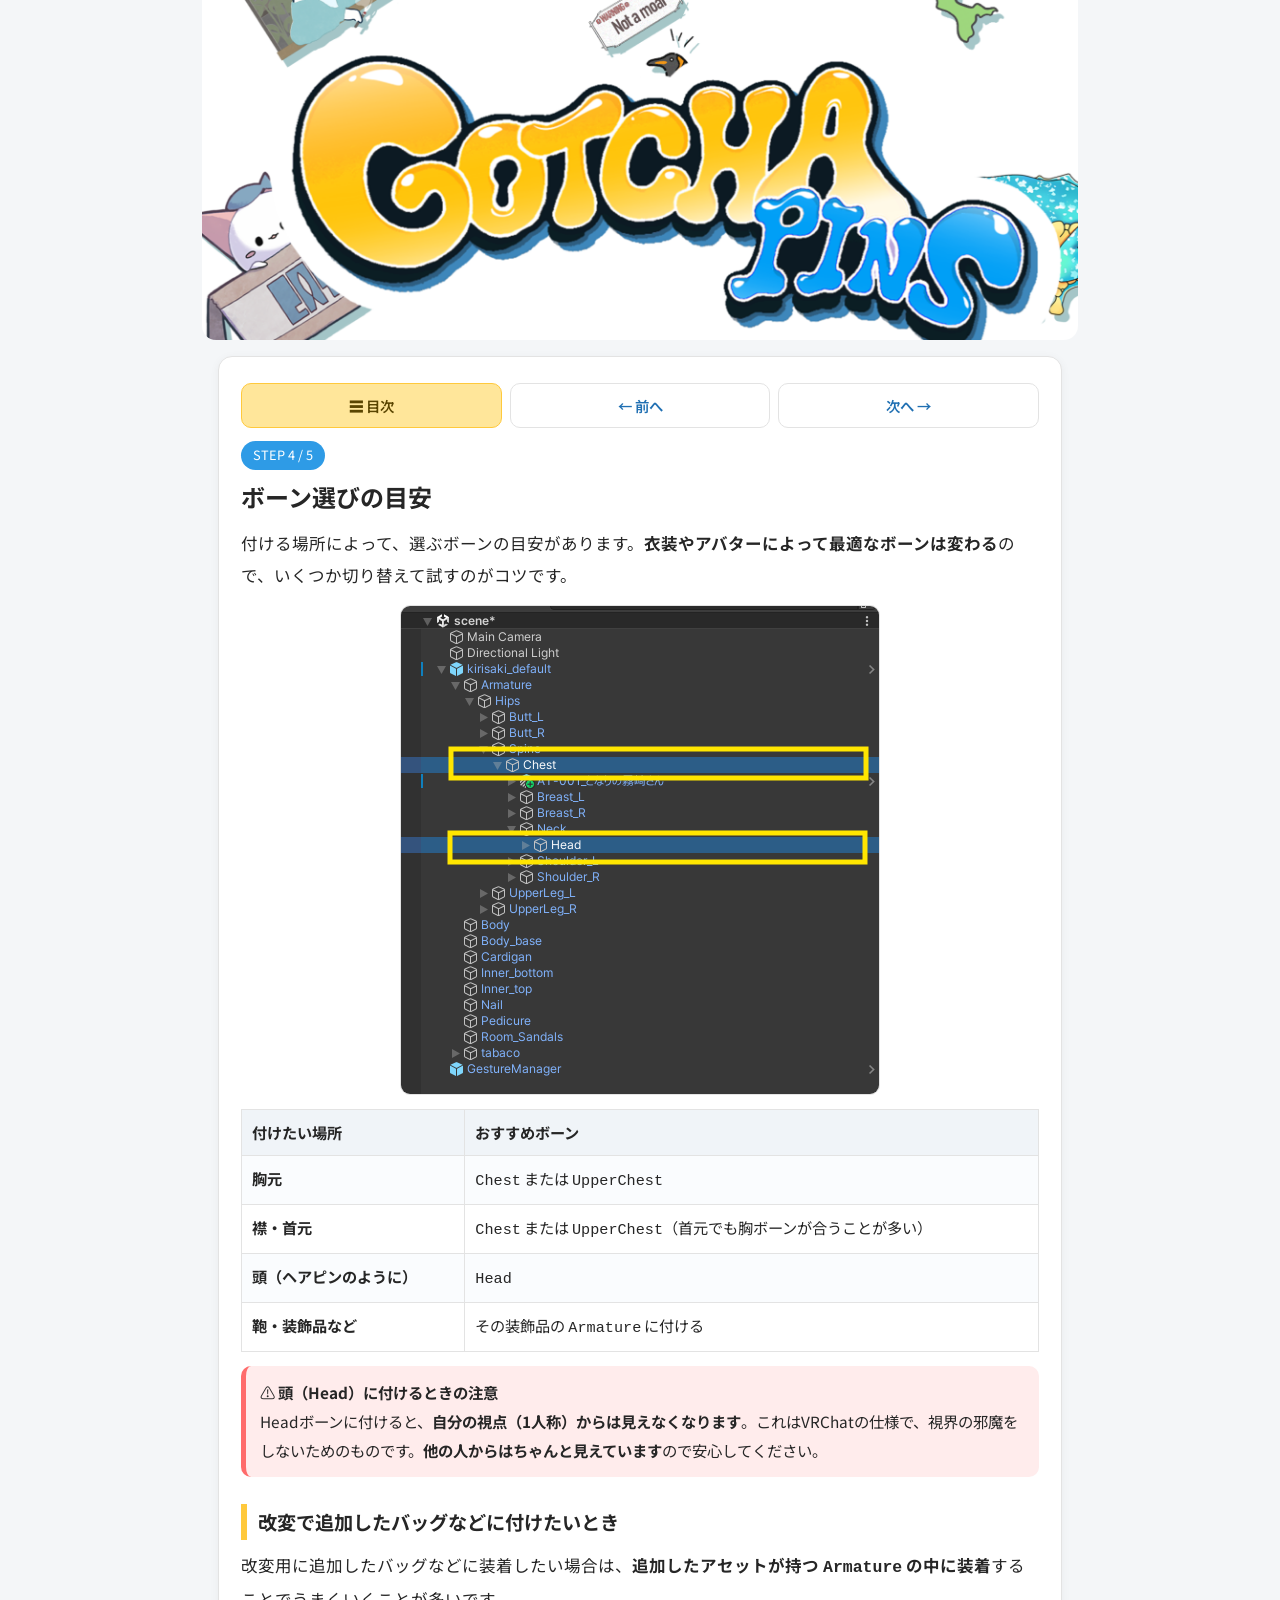
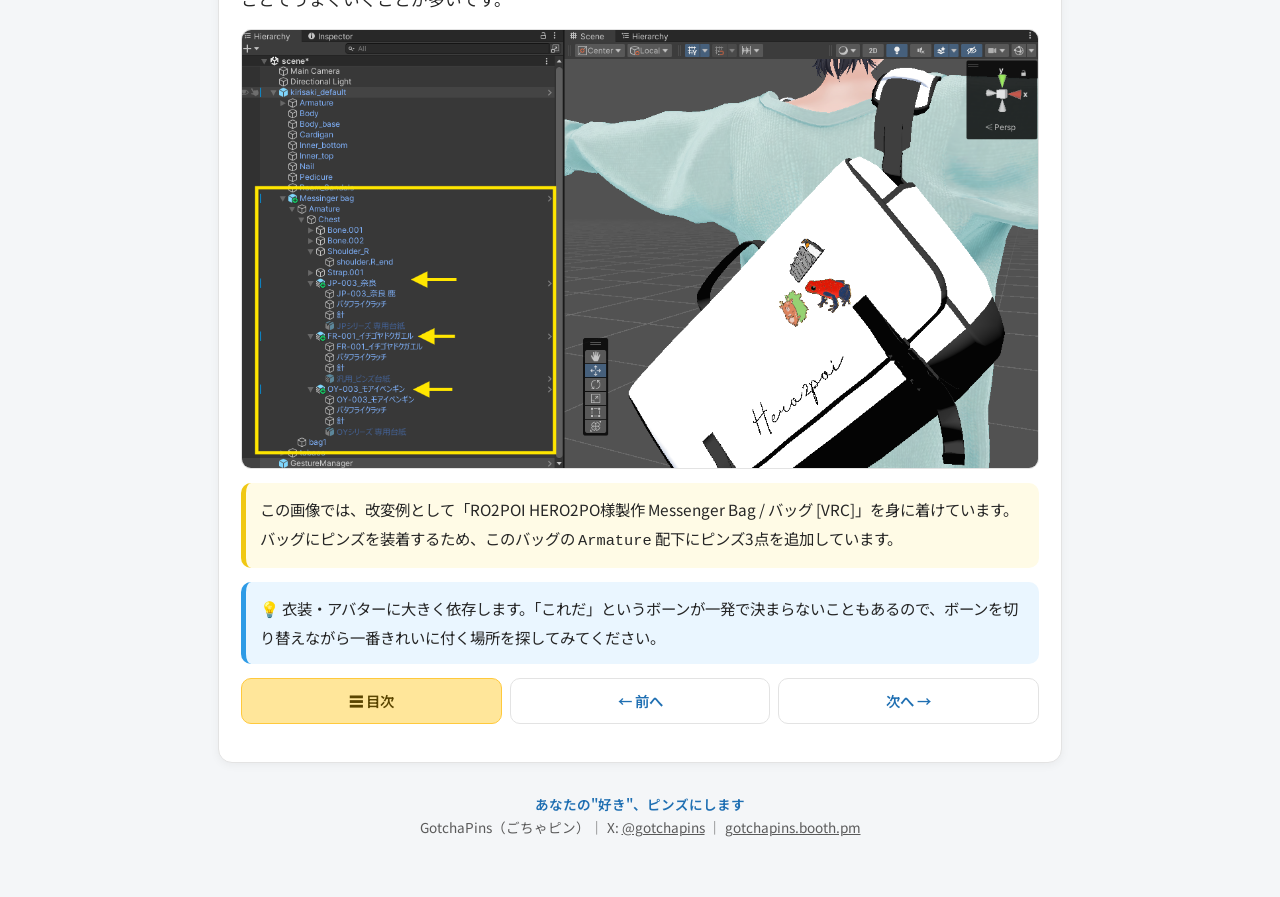
<file: avatar/04_bone.html>
<!DOCTYPE html>
<html lang="ja">
<head>
<meta charset="UTF-8">
<meta name="viewport" content="width=device-width,initial-scale=1">
<title>④ ボーン選びの目安｜アバター改変ガイド</title>
<link rel="stylesheet" href="../assets/style.css">
</head>
<body>
<div class="wrap">
<header class="bn"><a href="index.html"><img src="../assets/banner.png" alt="GotchaPins"></a></header>
<div class="card-page">
  <nav class="nav"><a class="home" href="index.html">☰ 目次</a><a href="03_install.html">← 前へ</a><a href="05_qa.html">次へ →</a></nav>
  <span class="step-no">STEP 4 / 5</span>
  <h1>ボーン選びの目安</h1>
  <p>付ける場所によって、選ぶボーンの目安があります。<b>衣装やアバターによって最適なボーンは変わる</b>ので、いくつか切り替えて試すのがコツです。</p>

  <img class="fig" src="../assets/shots/bone-guide.png" alt="ボーン選びの目安">

  <table>
    <tr><th>付けたい場所</th><th>おすすめボーン</th></tr>
    <tr><td><b>胸元</b></td><td><code>Chest</code> または <code>UpperChest</code></td></tr>
    <tr><td><b>襟・首元</b></td><td><code>Chest</code> または <code>UpperChest</code>（首元でも胸ボーンが合うことが多い）</td></tr>
    <tr><td><b>頭（ヘアピンのように）</b></td><td><code>Head</code></td></tr>
    <tr><td><b>鞄・装飾品など</b></td><td>その装飾品の <code>Armature</code> に付ける</td></tr>
  </table>

  <div class="warn">⚠️ <b>頭（Head）に付けるときの注意</b><br>Headボーンに付けると、<b>自分の視点（1人称）からは見えなくなります</b>。これはVRChatの仕様で、視界の邪魔をしないためのものです。<b>他の人からはちゃんと見えています</b>ので安心してください。</div>

  <h2>改変で追加したバッグなどに付けたいとき</h2>
  <p>改変用に追加したバッグなどに装着したい場合は、<b>追加したアセットが持つ <code>Armature</code> の中に装着</b>することでうまくいくことが多いです。</p>

  <img class="fig" src="../assets/shots/bone-bag-armature.png" alt="追加したバッグのArmature配下にピンズを入れた例">

  <div class="note">この画像では、改変例として「RO2POI HERO2PO様製作 Messenger Bag / バッグ [VRC]」を身に着けています。バッグにピンズを装着するため、このバッグの <code>Armature</code> 配下にピンズ3点を追加しています。</div>

  <div class="tip">💡 衣装・アバターに大きく依存します。「これだ」というボーンが一発で決まらないこともあるので、ボーンを切り替えながら一番きれいに付く場所を探してみてください。</div>

  <nav class="nav"><a class="home" href="index.html">☰ 目次</a><a href="03_install.html">← 前へ</a><a href="05_qa.html">次へ →</a></nav>
</div>
<footer>
<div class="tag">あなたの&quot;好き&quot;、ピンズにします</div>
GotchaPins（ごちゃピン）｜ X: <a href="https://x.com/gotchapins">@gotchapins</a> ｜ <a href="https://gotchapins.booth.pm">gotchapins.booth.pm</a>
</footer>
</div>
</body>
</html>
</file>
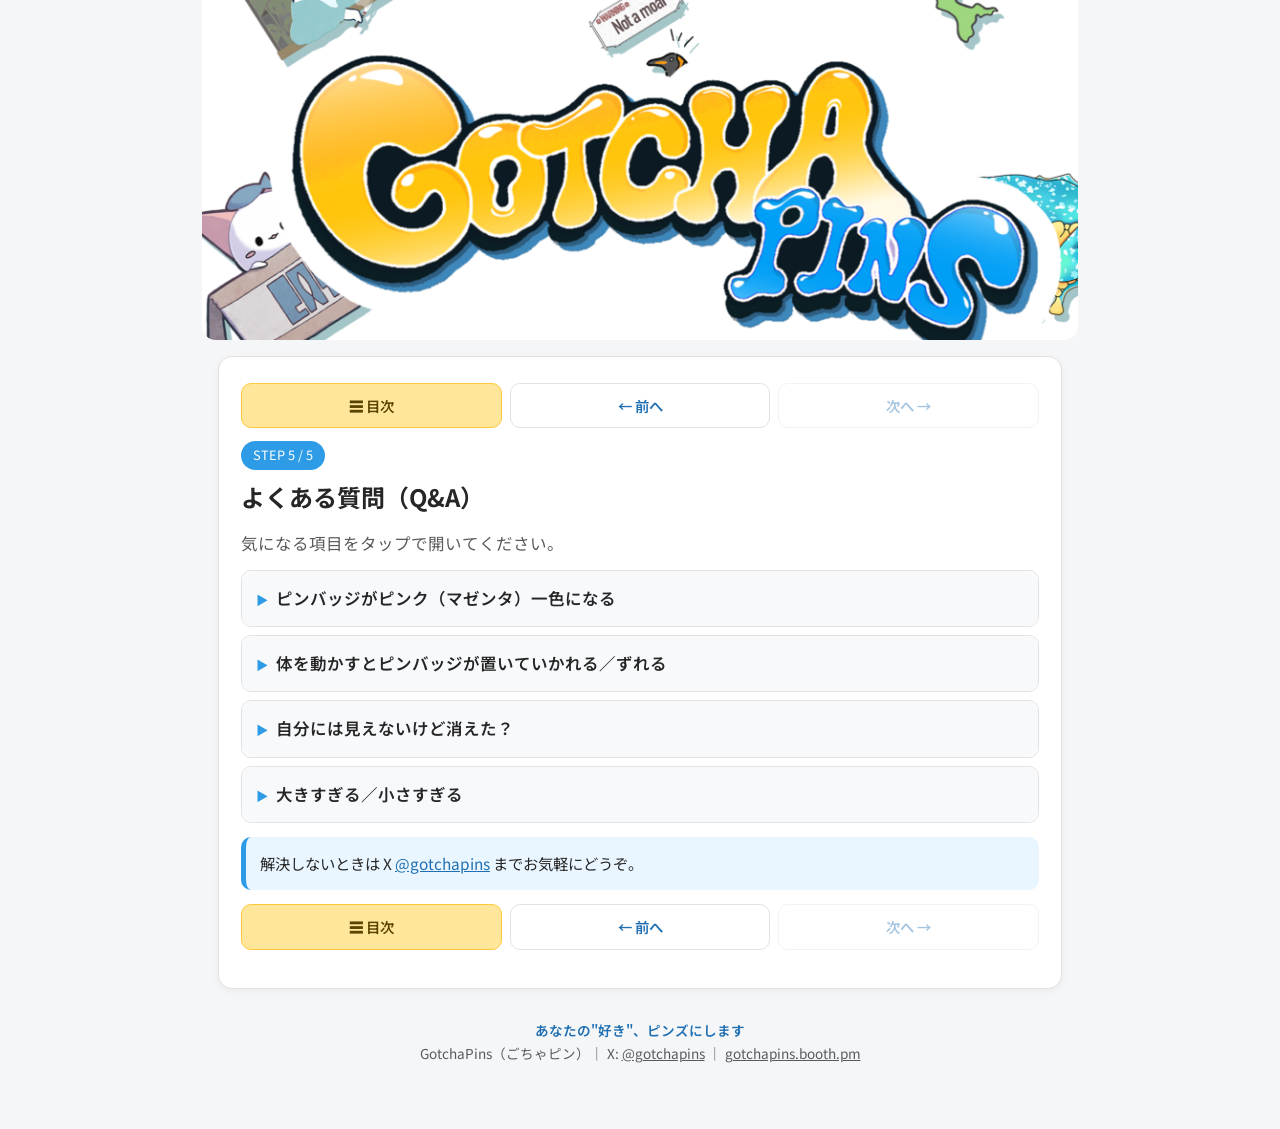
<file: avatar/05_qa.html>
<!DOCTYPE html>
<html lang="ja">
<head>
<meta charset="UTF-8">
<meta name="viewport" content="width=device-width,initial-scale=1">
<title>⑤ よくある質問｜アバター改変ガイド</title>
<link rel="stylesheet" href="../assets/style.css">
</head>
<body>
<div class="wrap">
<header class="bn"><a href="index.html"><img src="../assets/banner.png" alt="GotchaPins"></a></header>
<div class="card-page">
  <nav class="nav"><a class="home" href="index.html">☰ 目次</a><a href="04_bone.html">← 前へ</a><a class="disabled">次へ →</a></nav>
  <span class="step-no">STEP 5 / 5</span>
  <h1>よくある質問（Q&amp;A）</h1>
  <p class="lead">気になる項目をタップで開いてください。</p>

  <details><summary>ピンバッジがピンク（マゼンタ）一色になる</summary>
    <div class="body"><p>lilToon が入っていません。<a href="02_prepare.html">② 用意するもの</a>の「lilToon について」から導入してください。</p></div>
  </details>
  <details><summary>体を動かすとピンバッジが置いていかれる／ずれる</summary>
    <div class="body"><p>ボーンの子に入っていない可能性があります。<a href="03_install.html">③ 取り付け手順</a>の手順4をもう一度確認してください（アバター本体やArmatureのすぐ下ではなく、付けたい部位の<b>ボーンの子</b>に入れます）。</p></div>
  </details>
  <details><summary>自分には見えないけど消えた？</summary>
    <div class="body"><p>Headボーンに付けると1人称では見えません（仕様）。他人視点・鏡では見えます。胸など別ボーンに変えると自分でも見えます。</p></div>
  </details>
  <details><summary>大きすぎる／小さすぎる</summary>
    <div class="body"><p>ボーンの子に入れた状態で Scale を調整してください。アバターのスケールに合わせて見た目を整えます。</p></div>
  </details>

  <div class="tip">解決しないときは X <a href="https://x.com/gotchapins">@gotchapins</a> までお気軽にどうぞ。</div>

  <nav class="nav"><a class="home" href="index.html">☰ 目次</a><a href="04_bone.html">← 前へ</a><a class="disabled">次へ →</a></nav>
</div>
<footer>
<div class="tag">あなたの&quot;好き&quot;、ピンズにします</div>
GotchaPins（ごちゃピン）｜ X: <a href="https://x.com/gotchapins">@gotchapins</a> ｜ <a href="https://gotchapins.booth.pm">gotchapins.booth.pm</a>
</footer>
</div>
</body>
</html>
</file>
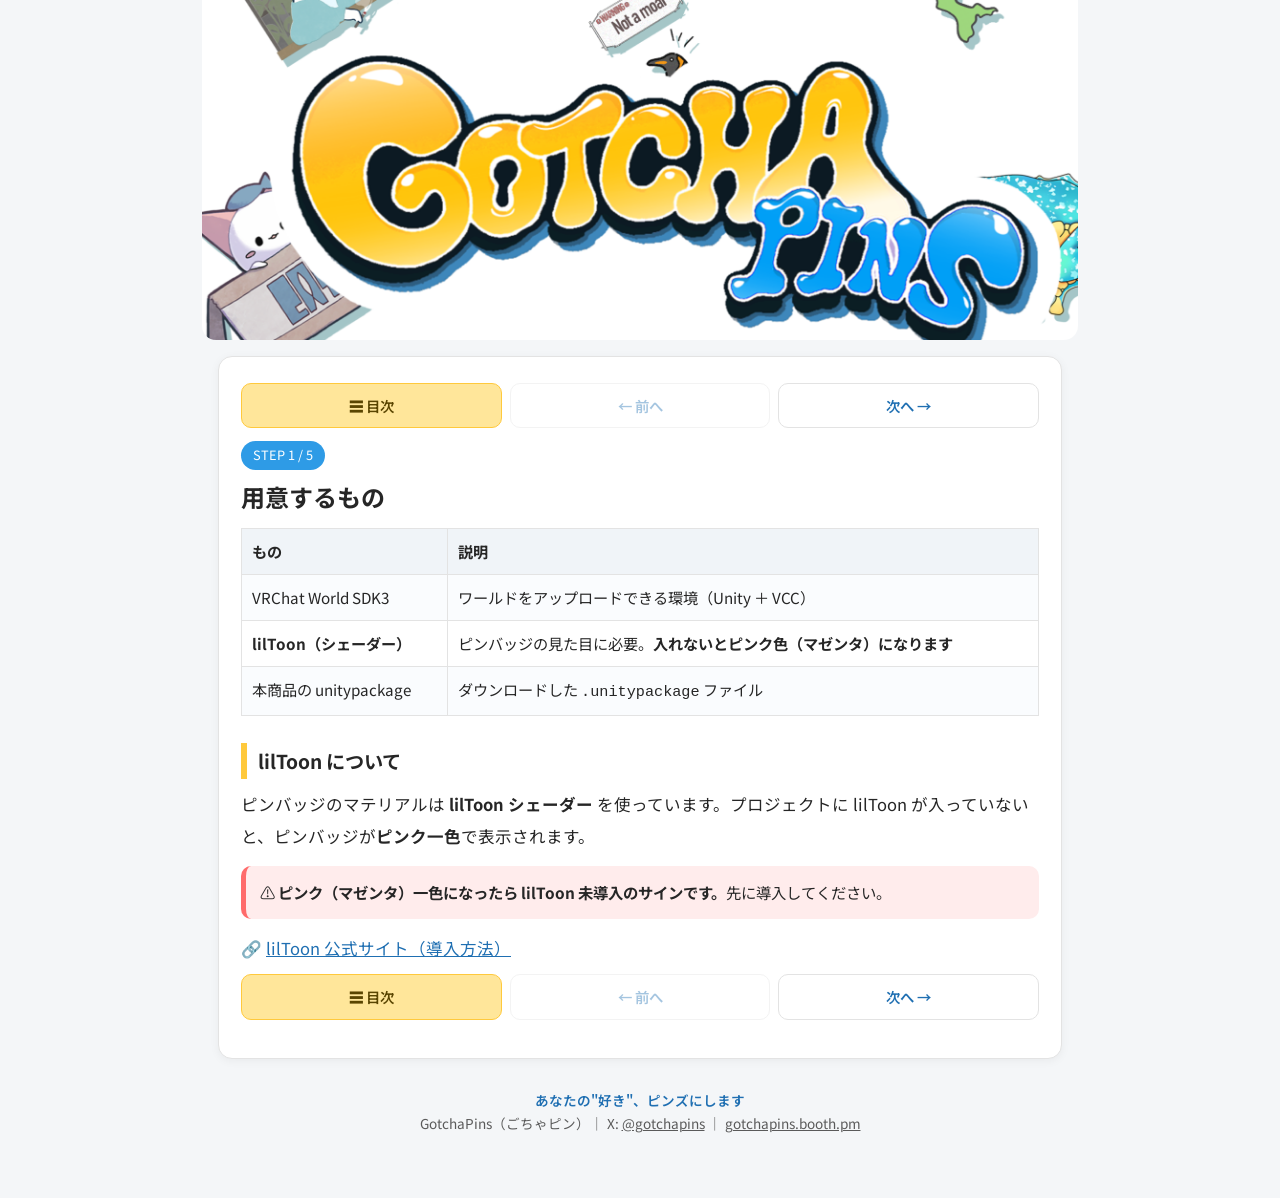
<file: world/01_prepare.html>
<!DOCTYPE html>
<html lang="ja">
<head>
<meta charset="UTF-8">
<meta name="viewport" content="width=device-width,initial-scale=1">
<title>① 用意するもの｜ワールド設置ガイド</title>
<link rel="stylesheet" href="../assets/style.css">
</head>
<body>
<div class="wrap">
<header class="bn"><a href="index.html"><img src="../assets/banner.png" alt="GotchaPins"></a></header>
<div class="card-page">
  <nav class="nav"><a class="home" href="index.html">☰ 目次</a><a class="disabled">← 前へ</a><a href="02_setup.html">次へ →</a></nav>
  <span class="step-no">STEP 1 / 5</span>
  <h1>用意するもの</h1>

  <table>
    <tr><th>もの</th><th>説明</th></tr>
    <tr><td>VRChat World SDK3</td><td>ワールドをアップロードできる環境（Unity ＋ VCC）</td></tr>
    <tr><td><b>lilToon（シェーダー）</b></td><td>ピンバッジの見た目に必要。<b>入れないとピンク色（マゼンタ）になります</b></td></tr>
    <tr><td>本商品の unitypackage</td><td>ダウンロードした <code>.unitypackage</code> ファイル</td></tr>
  </table>

  <h2>lilToon について</h2>
  <p>ピンバッジのマテリアルは <b>lilToon シェーダー</b> を使っています。プロジェクトに lilToon が入っていないと、ピンバッジが<b>ピンク一色</b>で表示されます。</p>
  <div class="warn">⚠️ <b>ピンク（マゼンタ）一色になったら lilToon 未導入のサインです。</b>先に導入してください。</div>
  <p>🔗 <a href="https://lilxyzw.github.io/lilToon/ja_JP/" target="_blank" rel="noopener">lilToon 公式サイト（導入方法）</a></p>

  <nav class="nav"><a class="home" href="index.html">☰ 目次</a><a class="disabled">← 前へ</a><a href="02_setup.html">次へ →</a></nav>
</div>
<footer>
<div class="tag">あなたの&quot;好き&quot;、ピンズにします</div>
GotchaPins（ごちゃピン）｜ X: <a href="https://x.com/gotchapins">@gotchapins</a> ｜ <a href="https://gotchapins.booth.pm">gotchapins.booth.pm</a>
</footer>
</div>
</body>
</html>
</file>
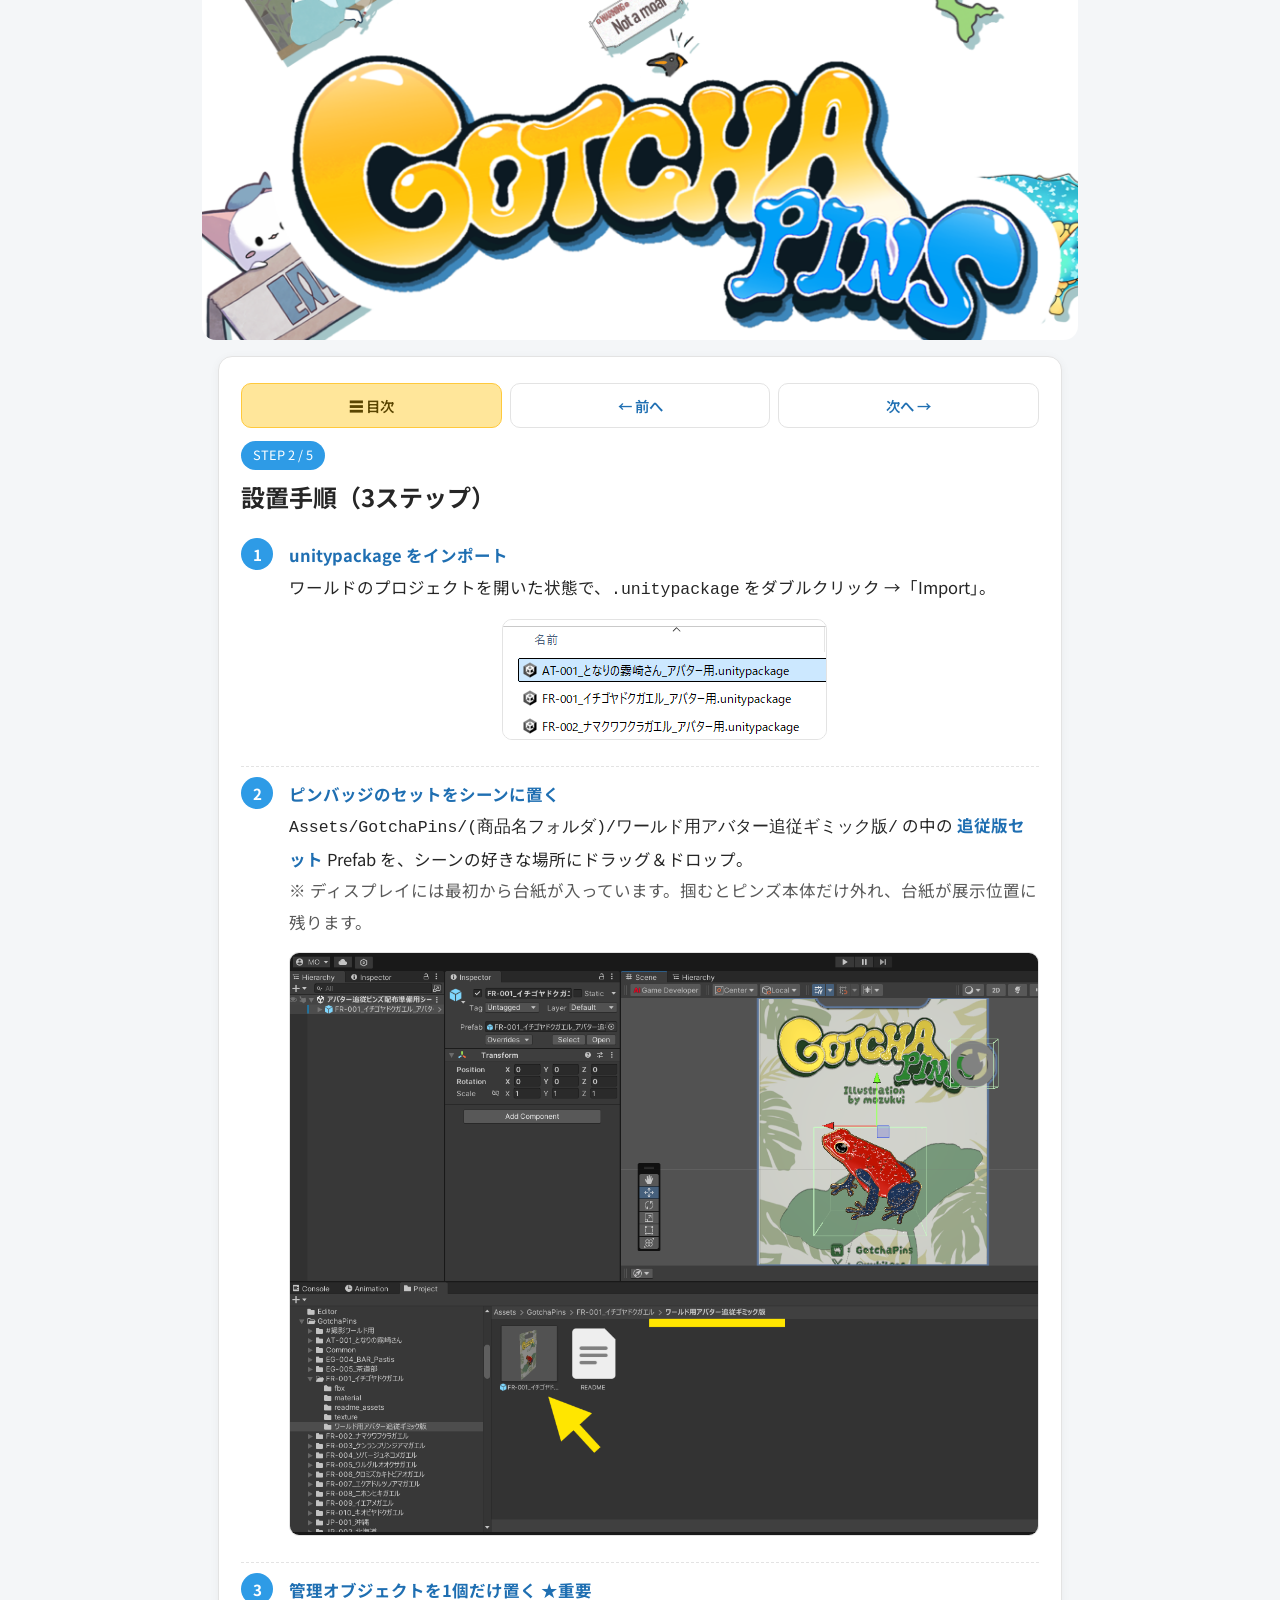
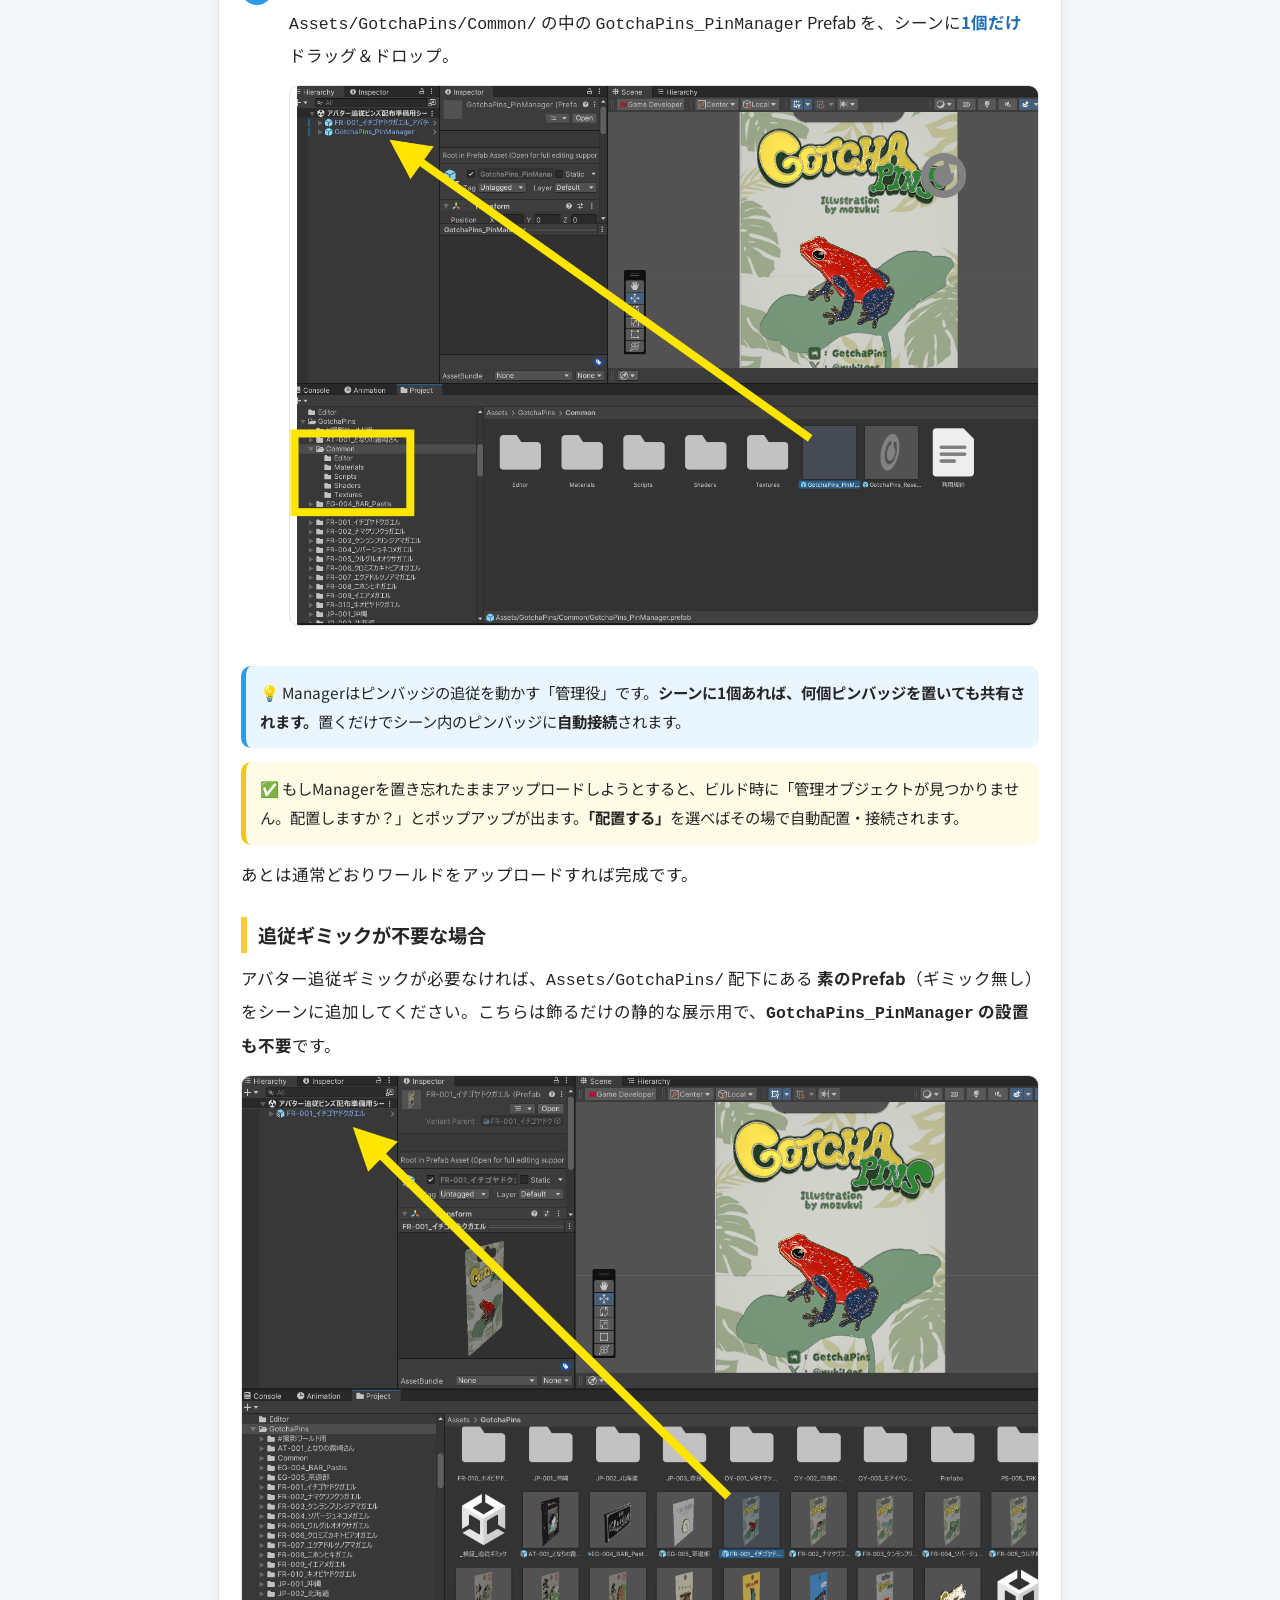
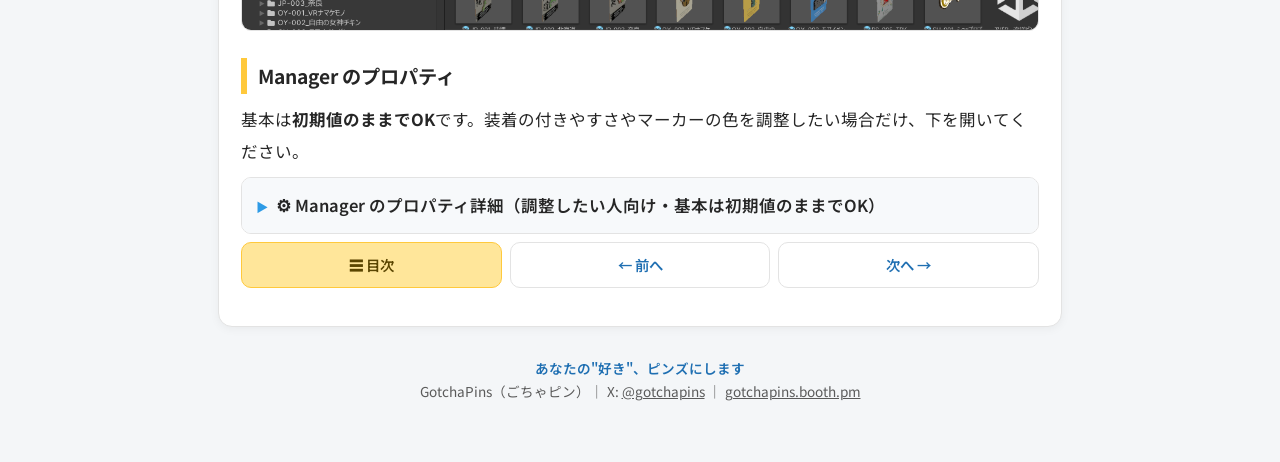
<file: world/02_setup.html>
<!DOCTYPE html>
<html lang="ja">
<head>
<meta charset="UTF-8">
<meta name="viewport" content="width=device-width,initial-scale=1">
<title>② 設置手順｜ワールド設置ガイド</title>
<link rel="stylesheet" href="../assets/style.css">
</head>
<body>
<div class="wrap">
<header class="bn"><a href="index.html"><img src="../assets/banner.png" alt="GotchaPins"></a></header>
<div class="card-page">
  <nav class="nav"><a class="home" href="index.html">☰ 目次</a><a href="01_prepare.html">← 前へ</a><a href="03_play.html">次へ →</a></nav>
  <span class="step-no">STEP 2 / 5</span>
  <h1>設置手順（3ステップ）</h1>

  <ol class="steps">
    <li><b>unitypackage をインポート</b><br>ワールドのプロジェクトを開いた状態で、<code>.unitypackage</code> をダブルクリック →「Import」。
      <img class="fig" src="../assets/shots/setup-01-import.png" alt="unitypackageをインポート">
    </li>
    <li><b>ピンバッジのセットをシーンに置く</b><br><code>Assets/GotchaPins/(商品名フォルダ)/ワールド用アバター追従ギミック版/</code> の中の <b>追従版セット</b> Prefab を、シーンの好きな場所にドラッグ＆ドロップ。<br><span class="lead">※ ディスプレイには最初から台紙が入っています。掴むとピンズ本体だけ外れ、台紙が展示位置に残ります。</span>
      <img class="fig" src="../assets/shots/setup-02-place-set.png" alt="追従版セットPrefabをシーンに配置">
    </li>
    <li><b>管理オブジェクトを1個だけ置く ★重要</b><br><code>Assets/GotchaPins/Common/</code> の中の <code>GotchaPins_PinManager</code> Prefab を、シーンに<b>1個だけ</b>ドラッグ＆ドロップ。
      <img class="fig" src="../assets/shots/setup-03-manager.png" alt="GotchaPins_PinManagerを1個だけ配置">
    </li>
  </ol>

  <div class="tip">💡 Managerはピンバッジの追従を動かす「管理役」です。<b>シーンに1個あれば、何個ピンバッジを置いても共有されます。</b>置くだけでシーン内のピンバッジに<b>自動接続</b>されます。</div>

  <div class="note">✅ もしManagerを置き忘れたままアップロードしようとすると、ビルド時に「管理オブジェクトが見つかりません。配置しますか？」とポップアップが出ます。<b>「配置する」</b>を選べばその場で自動配置・接続されます。</div>

  <p>あとは通常どおりワールドをアップロードすれば完成です。</p>

  <h2>追従ギミックが不要な場合</h2>
  <p>アバター追従ギミックが必要なければ、<code>Assets/GotchaPins/</code> 配下にある <b>素のPrefab</b>（ギミック無し）をシーンに追加してください。こちらは飾るだけの静的な展示用で、<b><code>GotchaPins_PinManager</code> の設置も不要</b>です。</p>

  <img class="fig" src="../assets/shots/setup-no-gimmick.png" alt="ギミック無しの素Prefabを配置する例">

  <h2>Manager のプロパティ</h2>
  <p>基本は<b>初期値のままでOK</b>です。装着の付きやすさやマーカーの色を調整したい場合だけ、下を開いてください。</p>

  <details><summary>⚙ Manager のプロパティ詳細（調整したい人向け・基本は初期値のままでOK）</summary>
    <div class="body">
    <img class="fig" src="../assets/shots/setup-manager-props.png" alt="PinManagerのInspector：装着判定と可視化">
    <h3>装着判定</h3>
    <table>
      <tr><th>項目</th><th>初期値</th><th>説明</th></tr>
      <tr><td><b>attachRange</b></td><td>0.25</td><td>装着が確定する距離（m）。ボーンにこの距離まで近づけて手を離すと装着（マーカーが緑）。小さいほどピッタリ近づけないと付かない／大きいほど大ざっぱでも付く</td></tr>
      <tr><td><b>previewRange</b></td><td>0.4</td><td>候補マーカーが出始める距離（m）。attachRange〜previewRangeの間はグレー＝離すと装着されずその場にドロップ。<b>必ず attachRange より大きく</b></td></tr>
      <tr><td><b>coarseRadius</b></td><td>2.5</td><td>負荷削減用の粗い距離（m）。通常は触らなくてOK（自動で十分な値が確保されます）</td></tr>
    </table>
    <h3>可視化（マーカーの色）</h3>
    <table>
      <tr><th>項目</th><th>初期色</th><th>説明</th></tr>
      <tr><td><b>inRangeColor</b></td><td>緑</td><td>装着可（ここで離せば付く）を示す色</td></tr>
      <tr><td><b>outRangeColor</b></td><td>グレー</td><td>範囲外（離すと付かずその場ドロップ）を示す色</td></tr>
      <tr><td><b>lockedColor</b></td><td>シアン</td><td>ボーン固定中を示す色</td></tr>
    </table>
    <div class="note">色はお好みで変えてOKです。<code>marker</code> / <code>line</code> の欄は配置時に自動設定されるので、<b>触らなくて大丈夫</b>です。</div>
    </div>
  </details>

  <nav class="nav"><a class="home" href="index.html">☰ 目次</a><a href="01_prepare.html">← 前へ</a><a href="03_play.html">次へ →</a></nav>
</div>
<footer>
<div class="tag">あなたの&quot;好き&quot;、ピンズにします</div>
GotchaPins（ごちゃピン）｜ X: <a href="https://x.com/gotchapins">@gotchapins</a> ｜ <a href="https://gotchapins.booth.pm">gotchapins.booth.pm</a>
</footer>
</div>
</body>
</html>
</file>
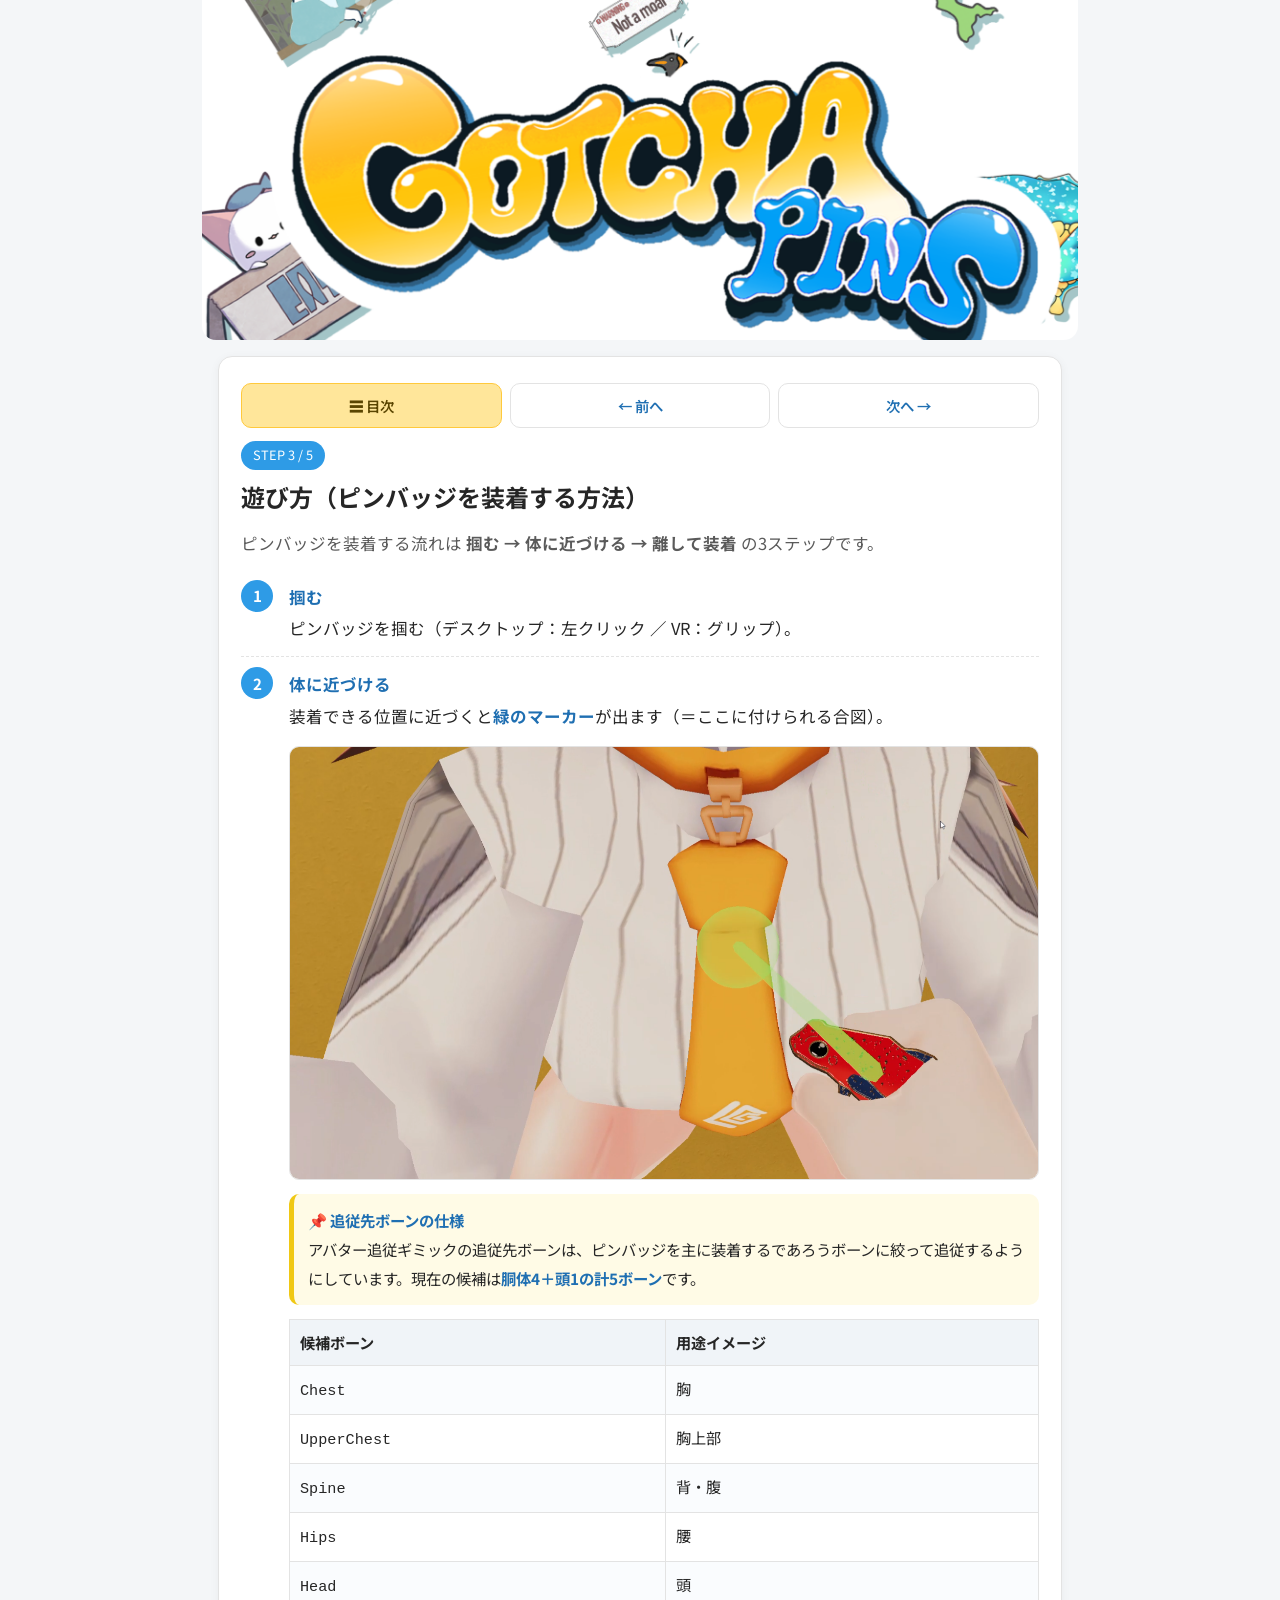
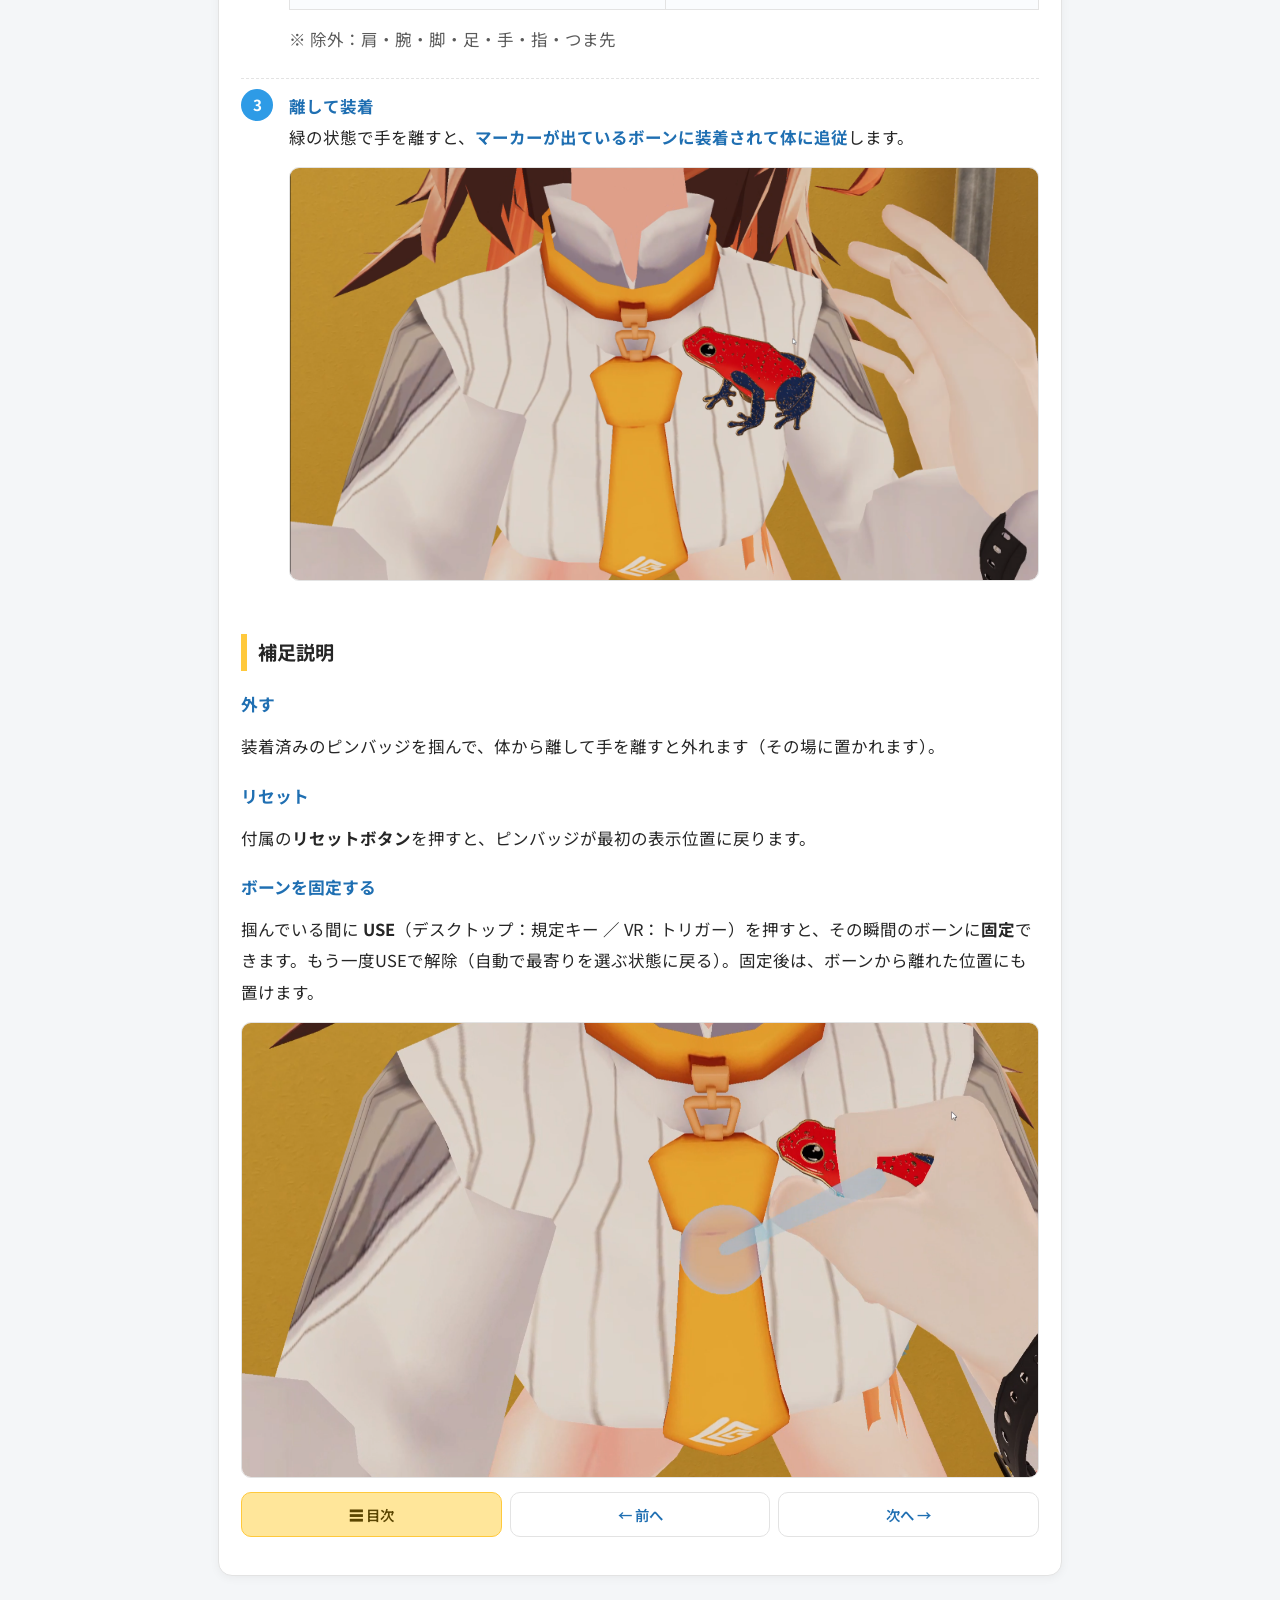
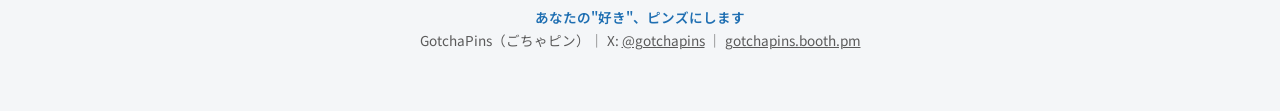
<file: world/03_play.html>
<!DOCTYPE html>
<html lang="ja">
<head>
<meta charset="UTF-8">
<meta name="viewport" content="width=device-width,initial-scale=1">
<title>③ 遊び方（ピンバッジを装着する方法）｜ワールド設置ガイド</title>
<link rel="stylesheet" href="../assets/style.css">
</head>
<body>
<div class="wrap">
<header class="bn"><a href="index.html"><img src="../assets/banner.png" alt="GotchaPins"></a></header>
<div class="card-page">
  <nav class="nav"><a class="home" href="index.html">☰ 目次</a><a href="02_setup.html">← 前へ</a><a href="04_parts.html">次へ →</a></nav>
  <span class="step-no">STEP 3 / 5</span>
  <h1>遊び方（ピンバッジを装着する方法）</h1>
  <p class="lead">ピンバッジを装着する流れは <b>掴む → 体に近づける → 離して装着</b> の3ステップです。</p>

  <ol class="steps">
    <li><b>掴む</b><br>ピンバッジを掴む（デスクトップ：左クリック ／ VR：グリップ）。</li>
    <li><b>体に近づける</b><br>装着できる位置に近づくと<b>緑のマーカー</b>が出ます（＝ここに付けられる合図）。
      <img class="fig" src="../assets/shots/play-01-marker.png" alt="ピンバッジを身体に近づけると緑のマーカーが出る">
      <div class="note">📌 <b>追従先ボーンの仕様</b><br>アバター追従ギミックの追従先ボーンは、ピンバッジを主に装着するであろうボーンに絞って追従するようにしています。現在の候補は<b>胴体4＋頭1の計5ボーン</b>です。</div>
      <table>
        <tr><th>候補ボーン</th><th>用途イメージ</th></tr>
        <tr><td><code>Chest</code></td><td>胸</td></tr>
        <tr><td><code>UpperChest</code></td><td>胸上部</td></tr>
        <tr><td><code>Spine</code></td><td>背・腹</td></tr>
        <tr><td><code>Hips</code></td><td>腰</td></tr>
        <tr><td><code>Head</code></td><td>頭</td></tr>
      </table>
      <p class="lead">※ 除外：肩・腕・脚・足・手・指・つま先</p>
    </li>
    <li><b>離して装着</b><br>緑の状態で手を離すと、<b>マーカーが出ているボーンに装着されて体に追従</b>します。
      <img class="fig" src="../assets/shots/play-02-attach.png" alt="手を離すとマーカーの出ているボーンに装着される">
    </li>
  </ol>

  <h2>補足説明</h2>

  <h3>外す</h3>
  <p>装着済みのピンバッジを掴んで、体から離して手を離すと外れます（その場に置かれます）。</p>

  <h3>リセット</h3>
  <p>付属の<b>リセットボタン</b>を押すと、ピンバッジが最初の表示位置に戻ります。</p>

  <h3>ボーンを固定する</h3>
  <p>掴んでいる間に <b>USE</b>（デスクトップ：規定キー ／ VR：トリガー）を押すと、その瞬間のボーンに<b>固定</b>できます。もう一度USEで解除（自動で最寄りを選ぶ状態に戻る）。固定後は、ボーンから離れた位置にも置けます。</p>

  <img class="fig" src="../assets/shots/play-bone-lock.png" alt="USEでボーンを固定する">

  <nav class="nav"><a class="home" href="index.html">☰ 目次</a><a href="02_setup.html">← 前へ</a><a href="04_parts.html">次へ →</a></nav>
</div>
<footer>
<div class="tag">あなたの&quot;好き&quot;、ピンズにします</div>
GotchaPins（ごちゃピン）｜ X: <a href="https://x.com/gotchapins">@gotchapins</a> ｜ <a href="https://gotchapins.booth.pm">gotchapins.booth.pm</a>
</footer>
</div>
</body>
</html>
</file>
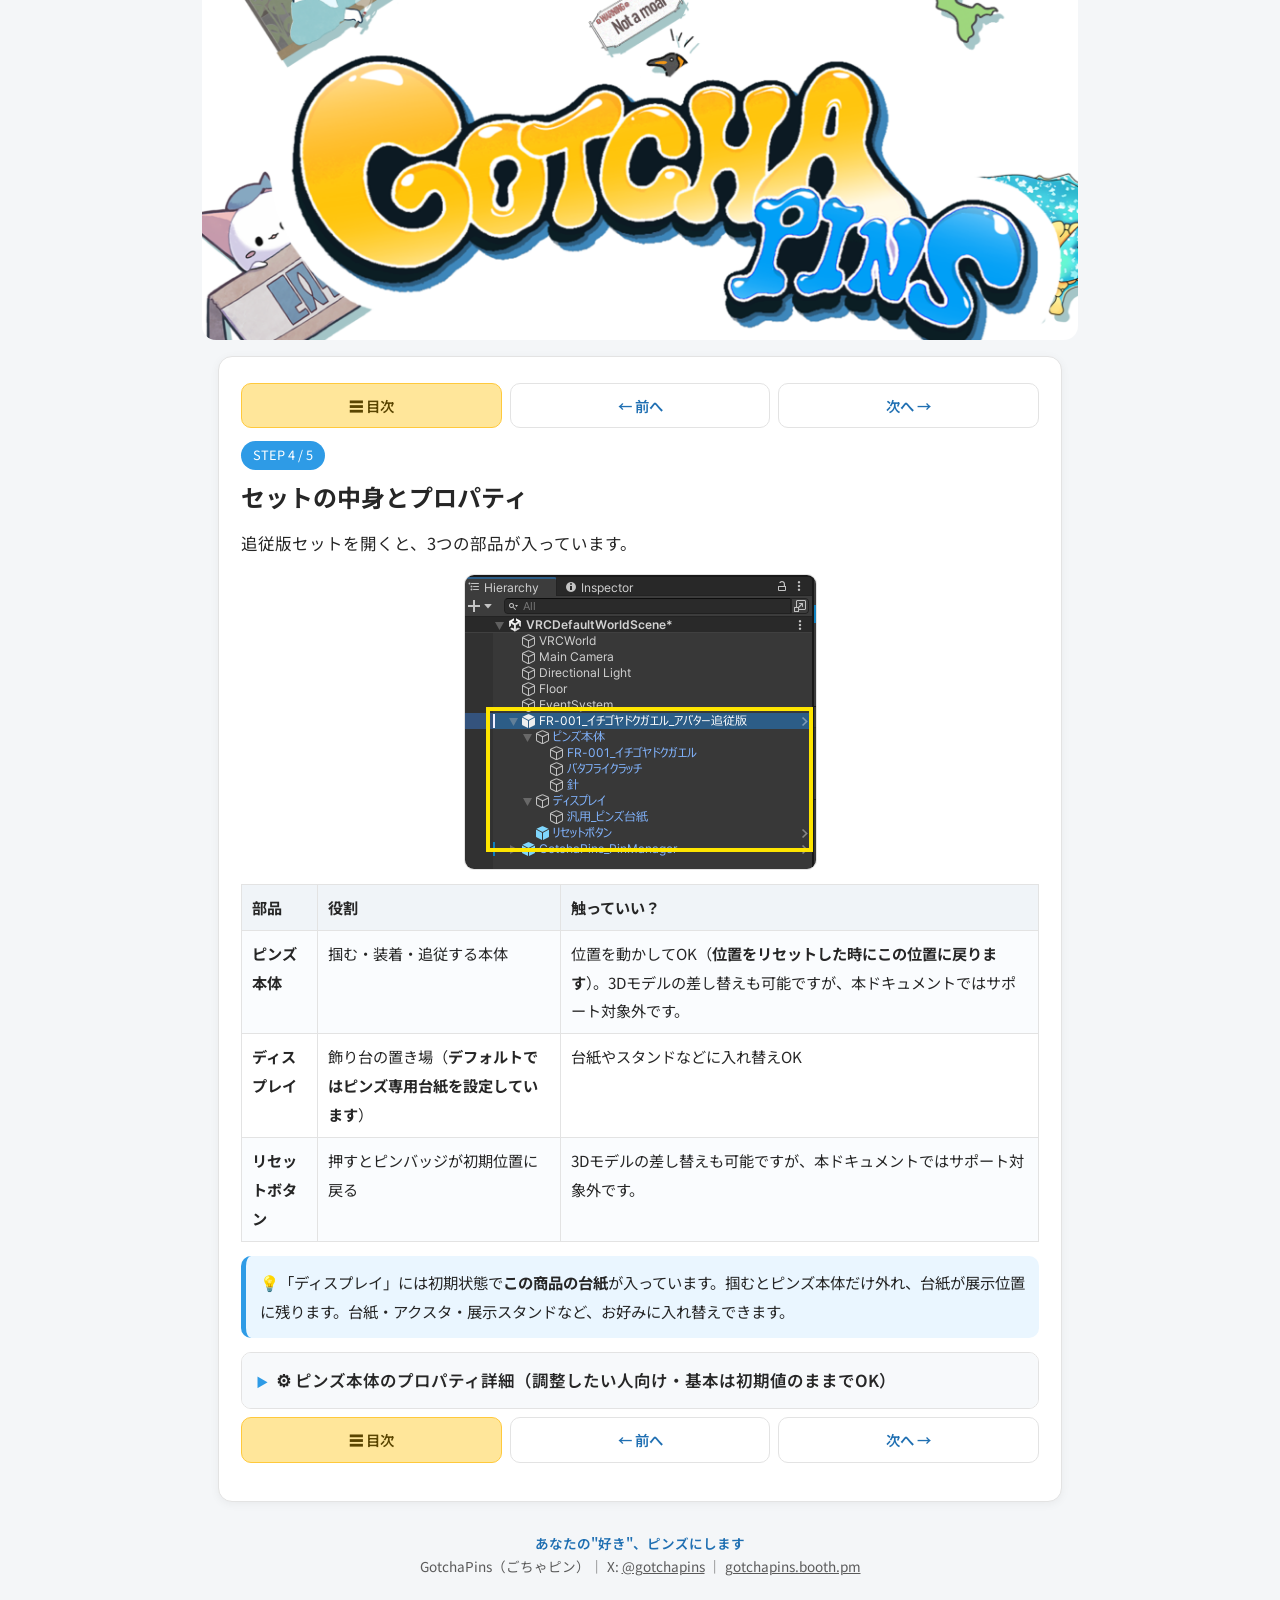
<file: world/04_parts.html>
<!DOCTYPE html>
<html lang="ja">
<head>
<meta charset="UTF-8">
<meta name="viewport" content="width=device-width,initial-scale=1">
<title>④ セットの中身とプロパティ｜ワールド設置ガイド</title>
<link rel="stylesheet" href="../assets/style.css">
</head>
<body>
<div class="wrap">
<header class="bn"><a href="index.html"><img src="../assets/banner.png" alt="GotchaPins"></a></header>
<div class="card-page">
  <nav class="nav"><a class="home" href="index.html">☰ 目次</a><a href="03_play.html">← 前へ</a><a href="05_qa.html">次へ →</a></nav>
  <span class="step-no">STEP 4 / 5</span>
  <h1>セットの中身とプロパティ</h1>
  <p>追従版セットを開くと、3つの部品が入っています。</p>

  <img class="fig" src="../assets/shots/parts-set.png" alt="セット3部品：ピンズ本体・ディスプレイ・リセットボタン">

  <table>
    <tr><th>部品</th><th>役割</th><th>触っていい？</th></tr>
    <tr><td><b>ピンズ本体</b></td><td>掴む・装着・追従する本体</td><td>位置を動かしてOK（<b>位置をリセットした時にこの位置に戻ります</b>）。3Dモデルの差し替えも可能ですが、本ドキュメントではサポート対象外です。</td></tr>
    <tr><td><b>ディスプレイ</b></td><td>飾り台の置き場（<b>デフォルトではピンズ専用台紙を設定しています</b>）</td><td>台紙やスタンドなどに入れ替えOK</td></tr>
    <tr><td><b>リセットボタン</b></td><td>押すとピンバッジが初期位置に戻る</td><td>3Dモデルの差し替えも可能ですが、本ドキュメントではサポート対象外です。</td></tr>
  </table>

  <div class="tip">💡「ディスプレイ」には初期状態で<b>この商品の台紙</b>が入っています。掴むとピンズ本体だけ外れ、台紙が展示位置に残ります。台紙・アクスタ・展示スタンドなど、お好みに入れ替えできます。</div>

  <details><summary>⚙ ピンズ本体のプロパティ詳細（調整したい人向け・基本は初期値のままでOK）</summary>
    <div class="body">
    <table>
      <tr><th>項目</th><th>初期値</th><th>説明</th></tr>
      <tr><td><b>manager</b></td><td>（自動）</td><td>管理オブジェクトを指す欄。<b>自分で触らなくてOK</b>（Managerを置けば自動設定）</td></tr>
      <tr><td><b>syncInterval</b></td><td>0.1</td><td>掴んで動かす間、自分のピン位置を他プレイヤーへ送る間隔（秒）。小さいほど滑らか／通信量増</td></tr>
      <tr><td><b>glideTime</b></td><td>0.12</td><td>装着・解除した瞬間にスッと寄るアニメの長さ（秒）。見た目の演出</td></tr>
      <tr><td><b>worldLerp</b></td><td>12</td><td>手放して置いた時・他人が持つのを見る時に、同期位置へ追いつく速さ。大きいほどキビキビ</td></tr>
      <tr><td><b>glideLerp</b></td><td>14</td><td>装着直後のグライド中にボーンへ吸い付く速さ。大きいほど速くピタッと付く</td></tr>
    </table>
    </div>
  </details>

  <nav class="nav"><a class="home" href="index.html">☰ 目次</a><a href="03_play.html">← 前へ</a><a href="05_qa.html">次へ →</a></nav>
</div>
<footer>
<div class="tag">あなたの&quot;好き&quot;、ピンズにします</div>
GotchaPins（ごちゃピン）｜ X: <a href="https://x.com/gotchapins">@gotchapins</a> ｜ <a href="https://gotchapins.booth.pm">gotchapins.booth.pm</a>
</footer>
</div>
</body>
</html>
</file>
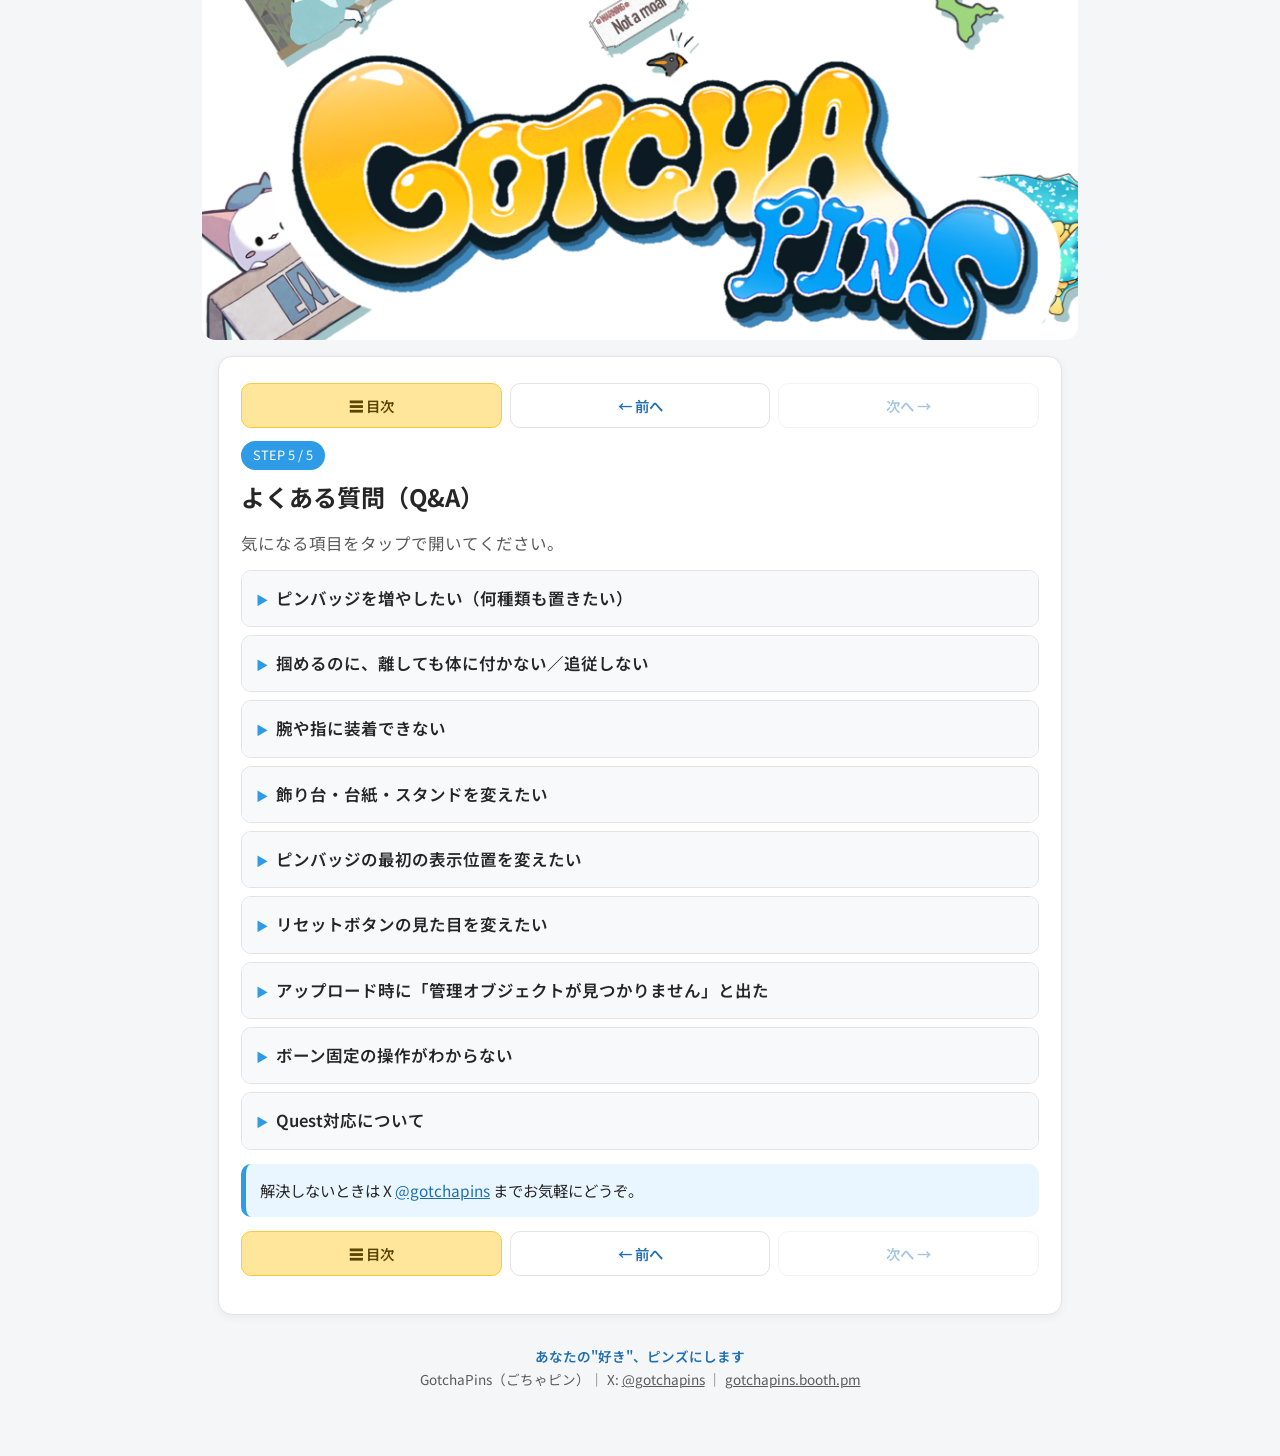
<file: world/05_qa.html>
<!DOCTYPE html>
<html lang="ja">
<head>
<meta charset="UTF-8">
<meta name="viewport" content="width=device-width,initial-scale=1">
<title>⑤ よくある質問｜ワールド設置ガイド</title>
<link rel="stylesheet" href="../assets/style.css">
</head>
<body>
<div class="wrap">
<header class="bn"><a href="index.html"><img src="../assets/banner.png" alt="GotchaPins"></a></header>
<div class="card-page">
  <nav class="nav"><a class="home" href="index.html">☰ 目次</a><a href="04_parts.html">← 前へ</a><a class="disabled">次へ →</a></nav>
  <span class="step-no">STEP 5 / 5</span>
  <h1>よくある質問（Q&amp;A）</h1>
  <p class="lead">気になる項目をタップで開いてください。</p>

  <details><summary>ピンバッジを増やしたい（何種類も置きたい）</summary>
    <div class="body"><p>セットPrefabをいくつでも置いてOK。<b>Managerは1個のまま</b>で全部に共有されます。増やすたびに自動で接続されます。</p></div>
  </details>
  <details><summary>掴めるのに、離しても体に付かない／追従しない</summary>
    <div class="body"><p>シーンに <code>GotchaPins_PinManager</code> が無い可能性大。1個置いてください（<a href="02_setup.html">② 設置手順</a>の手順3）。置けば自動接続されます。</p></div>
  </details>
  <details><summary>腕や指に装着できない</summary>
    <div class="body"><p>仕様です。アバター追従ギミックの追従先ボーンは、ピンバッジを主に装着するであろうボーンに絞って追従するようにしています。現在の候補は<b>胴体4＋頭1の計5ボーン</b>です。</p>
    <table>
      <tr><th>候補ボーン</th><th>用途イメージ</th></tr>
      <tr><td><code>Chest</code></td><td>胸</td></tr>
      <tr><td><code>UpperChest</code></td><td>胸上部</td></tr>
      <tr><td><code>Spine</code></td><td>背・腹</td></tr>
      <tr><td><code>Hips</code></td><td>腰</td></tr>
      <tr><td><code>Head</code></td><td>頭</td></tr>
    </table>
    <p>除外：肩・腕・脚・足・手・指・つま先</p></div>
  </details>
  <details><summary>飾り台・台紙・スタンドを変えたい</summary>
    <div class="body"><p>セットの中の「ディスプレイ」に好きなモデルを入れてください（初期状態ではこの商品の台紙が入っています）。</p></div>
  </details>
  <details><summary>ピンバッジの最初の表示位置を変えたい</summary>
    <div class="body"><p>セットの中の「ピンズ本体」を動かして好きな位置に置いてください。そこが初期位置（リセットで戻る場所）になります。</p></div>
  </details>
  <details><summary>リセットボタンの見た目を変えたい</summary>
    <div class="body"><p>「リセットボタン」のモデルを好きなものに差し替えてOKです。<b><code>PinResetButton</code> コンポーネントだけは残してください</b>（押す機能の本体です）。</p></div>
  </details>
  <details><summary>アップロード時に「管理オブジェクトが見つかりません」と出た</summary>
    <div class="body"><p>Managerの置き忘れです。ポップアップの<b>「配置する」</b>を選べば自動で配置・接続されます。</p>
    <img class="fig" src="../assets/shots/qa-manager-missing.png" alt="「管理オブジェクトが見つかりません」ポップアップ"></div>
  </details>
  <details><summary>ボーン固定の操作がわからない</summary>
    <div class="body"><p>ピンバッジを掴んでいる間に <b>USE</b> を押すと、その時のボーンに固定／もう一度USEで解除です。ボーンを固定した後は、ボーンから離れた位置にも設置できます。</p></div>
  </details>
  <details><summary>Quest対応について</summary>
    <div class="body"><p>本商品は PC（Windows）ワールドでの利用を想定しています。Quest対応ワールドで使う場合は、シェーダーやパフォーマンス制限にご注意ください。</p></div>
  </details>

  <div class="tip">解決しないときは X <a href="https://x.com/gotchapins">@gotchapins</a> までお気軽にどうぞ。</div>

  <nav class="nav"><a class="home" href="index.html">☰ 目次</a><a href="04_parts.html">← 前へ</a><a class="disabled">次へ →</a></nav>
</div>
<footer>
<div class="tag">あなたの&quot;好き&quot;、ピンズにします</div>
GotchaPins（ごちゃピン）｜ X: <a href="https://x.com/gotchapins">@gotchapins</a> ｜ <a href="https://gotchapins.booth.pm">gotchapins.booth.pm</a>
</footer>
</div>
</body>
</html>
</file>
<file: assets/style.css>
@import url('https://fonts.googleapis.com/css2?family=Noto+Sans+JP:wght@400;500;700&display=swap');
:root{
  --yellow:#FFC93C; --yellow-soft:#FFE69A;
  --blue:#2E9BE6; --blue-deep:#1F6FB2;
  --ink:#262626; --sub:#5a5a5a; --line:#e3e3e3;
  --bg:#f4f6f8; --card:#ffffff;
  --note-bg:#fffbe6; --note-bd:#f0c814;
  --tip-bg:#eaf6ff; --tip-bd:#2E9BE6;
  --warn-bg:#ffecec; --warn-bd:#ff6b6b;
}
*{box-sizing:border-box}
body{margin:0;background:var(--bg);color:var(--ink);
  font-family:"Noto Sans JP","Hiragino Kaku Gothic ProN","Yu Gothic",-apple-system,"Segoe UI",sans-serif;
  font-weight:400;line-height:1.9;font-size:16.5px}
.wrap{max-width:880px;margin:0 auto;padding:0 18px 64px}
header.bn{margin:0 -16px 8px}
header.bn a{display:block}
header.bn img{width:100%;max-height:340px;object-fit:cover;object-position:center;display:block;border-radius:0 0 14px 14px}
@media(max-width:480px){header.bn img{max-height:200px}}
.card-page{background:var(--card);border:1px solid var(--line);border-radius:14px;
  padding:22px 22px 28px;margin-top:16px;box-shadow:0 2px 10px rgba(0,0,0,.05)}
h1{font-size:1.5rem;margin:.2em 0 .6em;line-height:1.4}
h1 .em{color:var(--blue-deep)}
h2{font-size:1.2rem;margin:1.4em 0 .5em;padding-left:.55em;border-left:6px solid var(--yellow)}
h3{font-size:1.05rem;margin:1.1em 0 .4em;color:var(--blue-deep)}
p{margin:.6em 0}
a{color:var(--blue-deep)}
img{max-width:100%;border-radius:10px}
.fig{display:block;margin:14px auto;border:1px solid var(--line)}
.cap{display:block;text-align:center;color:var(--sub);font-size:.85rem;margin:-8px 0 16px}
.video{position:relative;width:100%;aspect-ratio:16/9;margin:14px 0;border-radius:10px;overflow:hidden;border:1px solid var(--line)}
.video iframe{position:absolute;inset:0;width:100%;height:100%;border:0}
.lead{color:var(--sub)}
/* nav */
.nav{display:flex;gap:8px;flex-wrap:wrap;margin:4px 0 10px}
.nav a{flex:1;text-align:center;min-width:90px;text-decoration:none;background:#fff;
  border:1px solid var(--line);border-radius:10px;padding:8px 6px;color:var(--blue-deep);
  font-size:.9rem;font-weight:600}
.nav a:hover{background:var(--tip-bg)}
.nav a.home{background:var(--yellow-soft);border-color:var(--yellow);color:#5a4500}
.nav a.disabled{opacity:.4;pointer-events:none}
.step-no{display:inline-block;background:var(--blue);color:#fff;border-radius:30px;
  font-size:.8rem;padding:2px 12px;margin-bottom:6px}
/* index menu cards */
.menu{display:grid;gap:10px;margin-top:8px}
.menu a{display:block;text-decoration:none;background:#fff;border:1px solid var(--line);
  border-left:6px solid var(--yellow);border-radius:12px;padding:14px 16px;color:var(--ink);transition:.15s}
.menu a:hover{transform:translateY(-2px);box-shadow:0 4px 14px rgba(0,0,0,.08);border-left-color:var(--blue)}
.menu .t{font-weight:700;font-size:1.05rem}
.menu .d{color:var(--sub);font-size:.9rem;margin-top:2px}
/* boxes */
.note,.tip,.warn{border-radius:10px;padding:12px 14px;margin:14px 0;font-size:.96rem}
.note{background:var(--note-bg);border-left:5px solid var(--note-bd)}
.tip{background:var(--tip-bg);border-left:5px solid var(--tip-bd)}
.warn{background:var(--warn-bg);border-left:5px solid var(--warn-bd)}
.note b,.tip b,.warn b{color:inherit}
/* table */
table{width:100%;border-collapse:collapse;margin:14px 0;font-size:.95rem}
th,td{border:1px solid var(--line);padding:8px 10px;text-align:left;vertical-align:top}
th{background:#f0f4f8}
tr:nth-child(even) td{background:#fafcfe}
/* steps */
ol.steps{counter-reset:s;list-style:none;padding:0;margin:10px 0}
ol.steps>li{position:relative;padding:12px 0 12px 48px;border-bottom:1px dashed var(--line)}
ol.steps>li:last-child{border-bottom:none}
ol.steps>li:before{counter-increment:s;content:counter(s);position:absolute;left:0;top:10px;
  width:32px;height:32px;background:var(--blue);color:#fff;border-radius:50%;
  display:flex;align-items:center;justify-content:center;font-weight:700;font-size:.95rem}
ol.steps>li b{color:var(--blue-deep)}
/* accordion */
details{background:#fff;border:1px solid var(--line);border-radius:10px;margin:8px 0;overflow:hidden}
details>summary{cursor:pointer;padding:12px 14px;font-weight:600;list-style:none;background:#f7f9fb}
details>summary::-webkit-details-marker{display:none}
details>summary:before{content:"▶";color:var(--blue);margin-right:8px;font-size:.75em;display:inline-block;transition:.2s}
details[open]>summary:before{transform:rotate(90deg)}
details[open]>summary{border-bottom:1px solid var(--line)}
details .body{padding:6px 14px 12px}
details .body p:first-child{margin-top:.4em}
/* landing card */
.landing{text-align:center;padding:8px 6px 14px}
.landing .pname{font-size:1.3rem;font-weight:700;margin:12px 0 2px}
.landing .ptype{color:var(--sub);margin-bottom:18px}
.landing .thumb{width:100%;max-width:440px;border:1px solid var(--line);border-radius:14px;margin:4px auto 20px;display:block;box-shadow:0 2px 10px rgba(0,0,0,.06)}
.btn{display:inline-block;text-decoration:none;background:var(--yellow);color:#4a3a00;
  font-weight:700;font-size:1.1rem;padding:15px 32px;border-radius:40px;box-shadow:0 4px 0 #d9a92e;transition:.1s}
.btn:hover{transform:translateY(2px);box-shadow:0 2px 0 #d9a92e}
.btn.sub{background:#fff;color:var(--blue-deep);border:2px solid var(--blue);box-shadow:0 4px 0 #cfe4f5}
.btn.sub:hover{box-shadow:0 2px 0 #cfe4f5}
.landing .alt{margin-top:18px;font-size:.85rem;color:var(--sub)}
/* footer */
footer{margin-top:30px;text-align:center;color:var(--sub);font-size:.85rem;line-height:1.7}
footer .tag{color:var(--blue-deep);font-weight:600}
footer a{color:var(--sub)}
@media(max-width:480px){
  body{font-size:15px}
  .card-page{padding:18px 16px 22px}
  h1{font-size:1.3rem}
  ol.steps>li{padding-left:42px}
}
</file>
